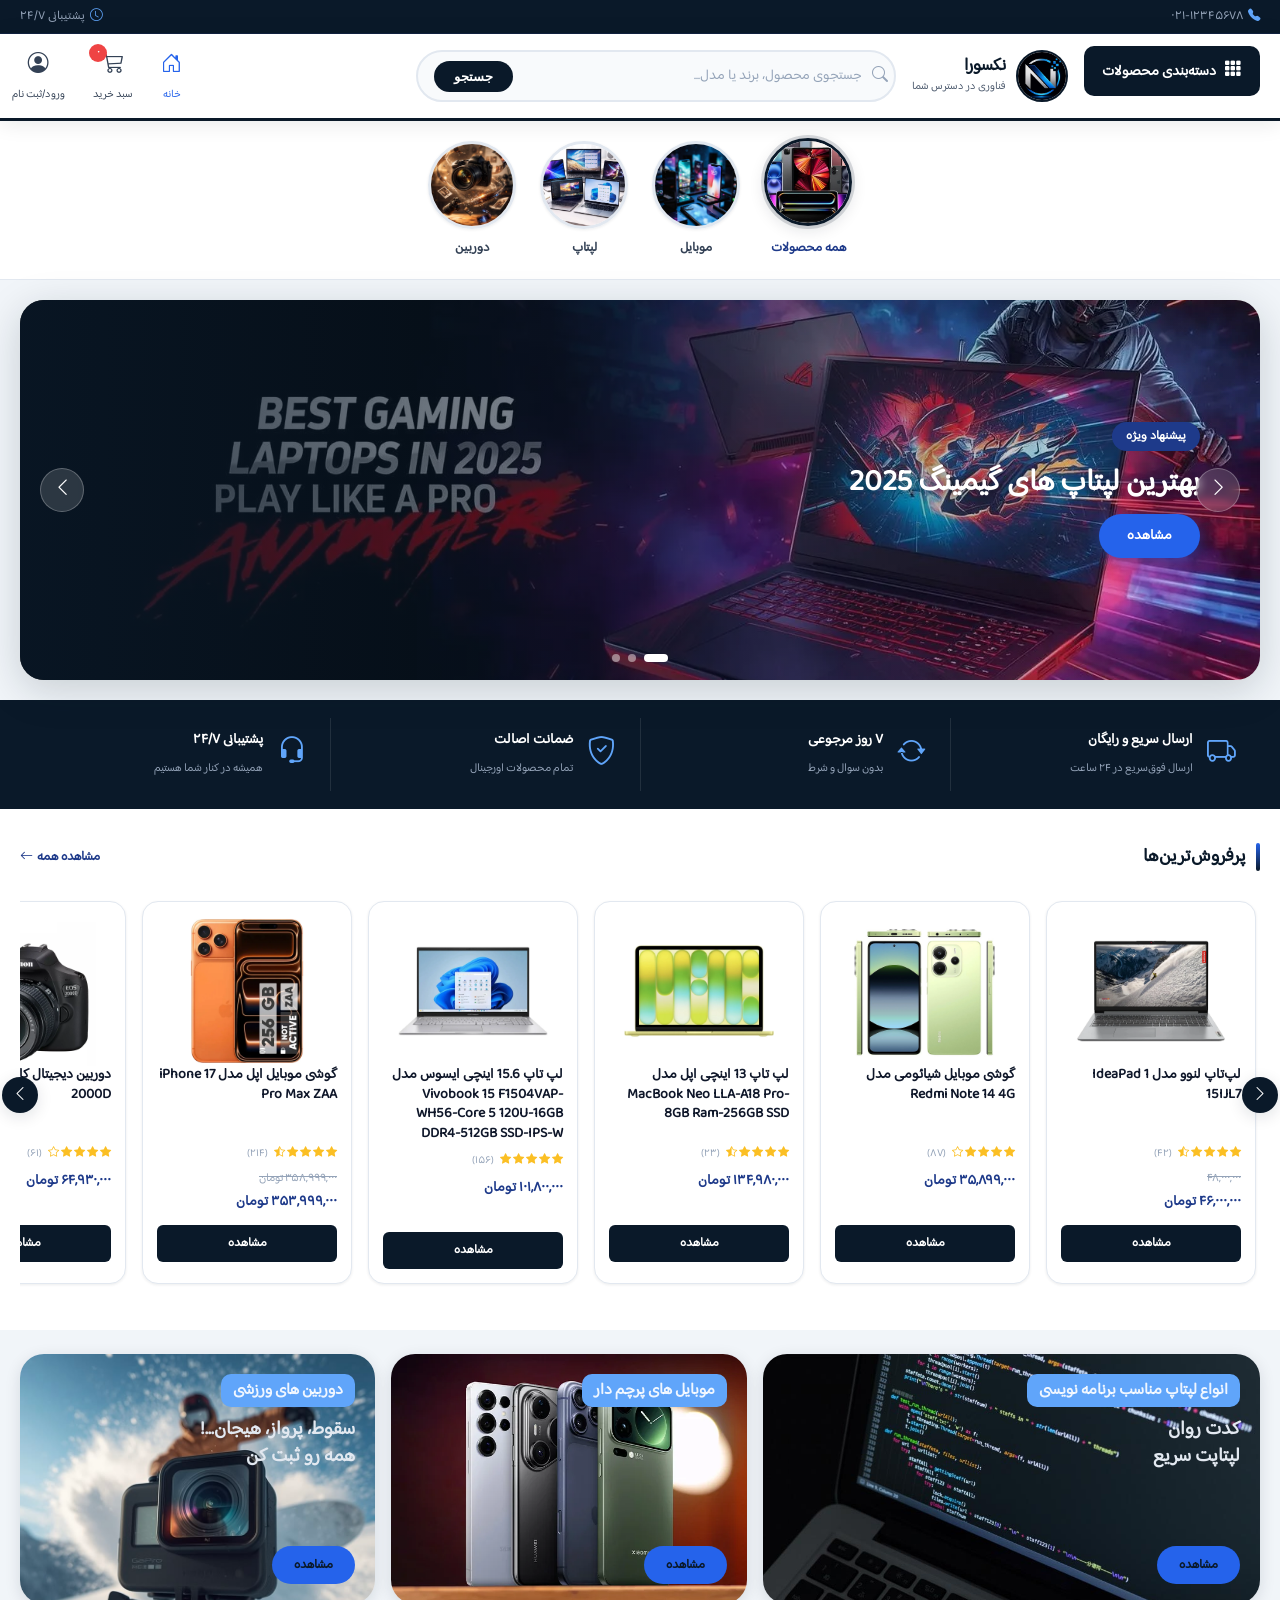
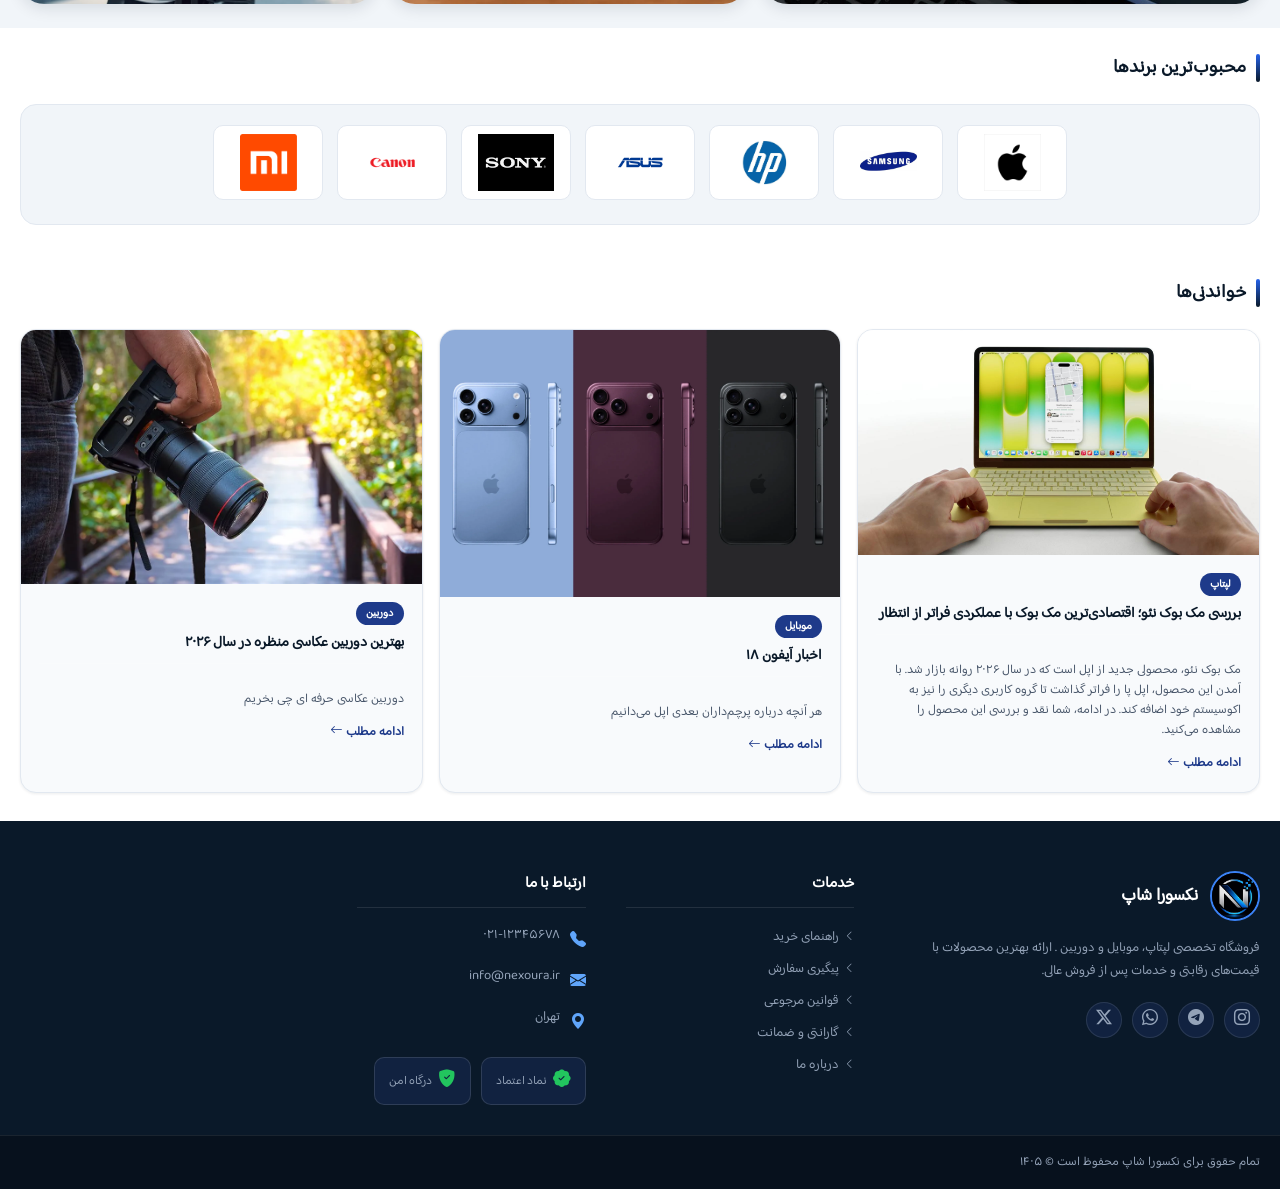
<file: index.html>
<!DOCTYPE html>
<html lang="fa" dir="rtl">

<head>
    <meta charset="UTF-8">
    <meta name="viewport" content="width=device-width, initial-scale=1.0">
    <title>نکسورا شاپ | فروشگاه لپتاپ، موبایل و دوربین</title>
    <link rel="stylesheet" href="https://cdn.jsdelivr.net/npm/bootstrap-icons@1.11.3/font/bootstrap-icons.min.css">
    <link rel="stylesheet" href="./style/style.css">
    <link rel="icon" href="./images/logomin.jpg">
</head>

<body>

    <!-- Top Bar -->
    <div class="top-bar">
        <div class="container top-bar-inner">
            <span><i class="bi bi-telephone-fill"></i> ۰۲۱-۱۲۳۴۵۶۷۸</span>
            <span><i class="bi bi-clock"></i> پشتیبانی ۲۴/۷</span>
        </div>
    </div>

    <!-- Header -->
    <header>
        <div class="container header-top">
            <nav>
                <ul>
                    <li class="nav-item-dropdown">
                        <div class="mega-menu-btn">
                            <i class="bi bi-grid-3x3-gap-fill"></i>
                            <span>دسته‌بندی محصولات</span>
                        </div>
                        <div class="mega-menu-container">
                            <div class="mega-col">
                                <h4>لپتاپ</h4>
                                <ul>
                                    <li><a href="#">بر اساس برند</a></li>
                                    <li><a href="#">بر اساس کاربرد</a></li>
                                    <li><a href="#">بر اساس قیمت</a></li>
                                    <li><a href="#">برترین لپتاپ ها</a></li>
                                </ul>
                            </div>

                            <div class="mega-col">
                                <h4>موبایل</h4>
                                <ul>
                                    <li><a href="#">بر اساس برند</a></li>
                                    <li><a href="#">بر اساس قیمت</a></li>
                                    <li><a href="#">گوشی های دکمه ای</a></li>
                                </ul>
                            </div>

                            <div class="mega-col">
                                <h4>دوربین</h4>
                                <ul>
                                    <li><a href="#">بر اساس برند</a></li>
                                    <li><a href="#">دوربین عکاسی</a></li>
                                    <li><a href="#">دوربین فیلمبرداری</a></li>
                                    <li><a href="#">لنز و تجهیزات</a></li>
                                </ul>
                            </div>

                        </div>
                    </li>
                </ul>
            </nav>

            <div class="logo-menu-wrapper">
                <div class="logo">
                    <img src="./images/logomin.jpg" alt="Nexoura Logo">
                    <div class="logo-text">
                        <span class="logo-name">نکسورا</span>
                        <span class="logo-slogan">فناوری در دسترس شما</span>
                    </div>
                </div>
            </div>

            <div class="search-box">
                <i class="bi bi-search"></i>
                <input type="text" placeholder="جستجوی محصول، برند یا مدل...">
                <button class="search-btn">جستجو</button>
            </div>

            <div class="header-icons">
                <a href="#" class="icon-item">
                    <i class="bi bi-house-door" style="color: var(--blue-mid);"></i>
                    <span style="color: var(--blue-mid);">خانه</span>
                </a>
                <a href="cart.html" class="icon-item cart-icon">
                    <i class="bi bi-cart3"></i>
                    <span>سبد خرید</span>
                    <span class="cart-badge">1</span>
                </a>
                <a href="./login-register.html" class="icon-item">
                    <i class="bi bi-person-circle"></i>
                    <span>ورود/ثبت نام</span>
                </a>
            </div>
        </div>
    </header>

    <!-- Main Content -->
    <main>

        <!-- Categories -->
        <section class="categories-section">
            <div class="container">
                <div class="categories">
                    <div class="cat-item active">
                        <div class="cat-circle">
                            <img src="./images/allProduct.jpg" alt="همه محصولات">
                        </div>
                        <span class="cat-name"><a href="#all-sellers">همه محصولات</a></span>
                    </div>
                    <div class="cat-item">
                        <div class="cat-circle">
                            <img src="./images/mobile.jpg" alt="موبایل">
                        </div>
                        <span class="cat-name">موبایل</span>
                    </div>
                    <div class="cat-item">
                        <div class="cat-circle">
                            <img src="./images/laptops.jpg" alt="لپتاپ">
                        </div>
                        <span class="cat-name">لپتاپ</span>
                    </div>
                    <div class="cat-item">
                        <div class="cat-circle">
                            <img src="./images/camera.jpg" alt="دوربین">
                        </div>
                        <span class="cat-name">دوربین</span>
                    </div>
                </div>
            </div>
        </section>

        <!-- Banner Slider -->
        <section class="banner-section">
            <div class="container">
                <div class="banner">
                    <button class="banner-arrow banner-arrow-right" onclick="slideBanner(-1)">
                        <i class="bi bi-chevron-right"></i>
                    </button>
                    <div class="banner-slides">
                        <div class="banner-slide active">
                            <img src="./images/bannerLaptop.jpg" alt="بنر اصلی">
                            <div class="banner-overlay">
                                <div class="banner-content">
                                    <span class="banner-tag">پیشنهاد ویژه</span>
                                    <h2>بهترین لپتاپ های گیمینگ 2025</h2>
                                    <a href="#" class="banner-cta">مشاهده</a>
                                </div>
                            </div>
                        </div>
                        <div class="banner-slide ">
                            <img src="./images/bannermobile.jpg" alt="موبایل">
                            <div class="banner-overlay">
                                <div class="banner-content">
                                    <span class="banner-tag">پیشنهاد ویژه</span>
                                    <h2>جدیدترین گوشی‌های هوشمند</h2>
                                    <p>تخفیف ویژه تا پایان ماه</p>
                                    <a href="#" class="banner-cta">مشاهده</a>
                                </div>
                            </div>
                        </div>
                        <div class="banner-slide ">
                            <img src="./images/bannerCamera.jpg" alt="دوربین">
                            <div class="banner-overlay">
                                <div class="banner-content">
                                    <span class="banner-tag">تجهیزات عکاسی</span>
                                    <h2>دوربین‌های حرفه‌ای برای همه</h2>
                                    <p>با بهترین قیمت و خدمات پس از فروش</p>
                                    <a href="#" class="banner-cta">مشاهده</a>
                                </div>
                            </div>
                        </div>
                    </div>
                    <button class="banner-arrow banner-arrow-left" onclick="slideBanner(1)">
                        <i class="bi bi-chevron-left"></i>
                    </button>
                    <div class="banner-dots">
                        <span class="dot active" onclick="goToSlide(0)"></span>
                        <span class="dot" onclick="goToSlide(1)"></span>
                        <span class="dot" onclick="goToSlide(2)"></span>
                    </div>
                </div>
            </div>
        </section>

        <!-- Features Strip -->
        <section class="features-strip">
            <div class="container">
                <div class="features-grid">
                    <div class="feature-item">
                        <i class="bi bi-truck"></i>
                        <div>
                            <strong>ارسال سریع و رایگان</strong>
                            <span>ارسال فوق‌سریع در ۲۴ ساعت</span>
                        </div>
                    </div>
                    <div class="feature-item">
                        <i class="bi bi-arrow-repeat"></i>
                        <div>
                            <strong>۷ روز مرجوعی</strong>
                            <span>بدون سوال و شرط</span>
                        </div>
                    </div>
                    <div class="feature-item">
                        <i class="bi bi-shield-check"></i>
                        <div>
                            <strong>ضمانت اصالت</strong>
                            <span>تمام محصولات اورجینال</span>
                        </div>
                    </div>
                    <div class="feature-item">
                        <i class="bi bi-headset"></i>
                        <div>
                            <strong>پشتیبانی ۲۴/۷</strong>
                            <span>همیشه در کنار شما هستیم</span>
                        </div>
                    </div>
                </div>
            </div>
        </section>

        <!-- Best Selling Section -->
        <section id="all-sellers" class="products-section">
            <div class="container">
                <div class="section-header">
                    <div class="section-title">
                        <span class="section-accent"></span>
                        <h3>پرفروش‌ترین‌ها</h3>
                    </div>
                    <a href="#" class="see-all">مشاهده همه <i class="bi bi-arrow-left"></i></a>
                </div>

                <div class="scroll-wrapper">
                    <button class="scroll-btn scroll-btn-right" id="scrollRight">
                        <i class="bi bi-chevron-right"></i>
                    </button>

                    <div class="scroll-container" id="productScroll">
                        <!-- Product Card 1 -->
                        <div class="product-card-mini">
                            <div class="product-img">
                                <img src="./images/lap1.jpg" alt="">
                            </div>
                            <div class="product-info">
                                <div class="product-name">لپ‌تاپ لنوو مدل IdeaPad 1 15IJL7 </div>
                                <div class="product-rating">
                                    <i class="bi bi-star-fill"></i>
                                    <i class="bi bi-star-fill"></i>
                                    <i class="bi bi-star-fill"></i>
                                    <i class="bi bi-star-fill"></i>
                                    <i class="bi bi-star-half"></i>
                                    <span>(۴۲)</span>
                                </div>
                                <div class="product-price">
                                    <span class="price-old">۴۸,۰۰۰,۰۰۰</span>
                                    <span class="price-current">۴۶,۰۰۰,۰۰۰ تومان</span>
                                </div>
                                <a href="product.html?id=1"><button class="add-to-cart">مشاهده</button></a>
                            </div>
                        </div>

                        <!-- Product Card 2 -->
                        <div class="product-card-mini">
                            <div class="product-img">
                                <img src="./images/mob1.jpg" alt="">
                            </div>
                            <div class="product-info">
                                <div class="product-name">گوشی موبایل شیائومی مدل Redmi Note 14 4G</div>
                                <div class="product-rating">
                                    <i class="bi bi-star-fill"></i>
                                    <i class="bi bi-star-fill"></i>
                                    <i class="bi bi-star-fill"></i>
                                    <i class="bi bi-star-fill"></i>
                                    <i class="bi bi-star"></i>
                                    <span>(۸۷)</span>
                                </div>
                                <div class="product-price">
                                    <span class="price-current">۳۵,۸۹۹,۰۰۰ تومان</span>
                                </div>
                                <a href="product.html?id=2"><button class="add-to-cart">مشاهده</button></a>
                            </div>
                        </div>

                        <!-- Product Card 3 -->
                        <div class="product-card-mini">
                            <div class="product-img">
                                <img src="./images/lap2.jpg" alt="">
                            </div>
                            <div class="product-info">
                                <div class="product-name">لپ تاپ 13 اینچی اپل مدل MacBook Neo LLA-A18 Pro-8GB Ram-256GB
                                    SSD
                                </div>
                                <div class="product-rating">
                                    <i class="bi bi-star-fill"></i>
                                    <i class="bi bi-star-fill"></i>
                                    <i class="bi bi-star-fill"></i>
                                    <i class="bi bi-star-fill"></i>
                                    <i class="bi bi-star-half"></i>
                                    <span>(۲۳)</span>
                                </div>
                                <div class="product-price">
                                    <span class="price-current">۱۳۴,۹۸۰,۰۰۰ تومان</span>
                                </div>
                                <a href="product.html?id=3"><button class="add-to-cart">مشاهده</button></a>
                            </div>
                        </div>

                        <!-- Product Card 4 -->
                        <div class="product-card-mini">
                            <div class="product-img">
                                <img src="./images/lap3.jpg" alt="">
                            </div>
                            <div class="product-info">
                                <div class="product-name">لپ تاپ 15.6 اینچی ایسوس مدل Vivobook 15 F1504VAP-WH56-Core 5
                                    120U-16GB DDR4-512GB SSD-IPS-W
                                </div>
                                <div class="product-rating">
                                    <i class="bi bi-star-fill"></i>
                                    <i class="bi bi-star-fill"></i>
                                    <i class="bi bi-star-fill"></i>
                                    <i class="bi bi-star-fill"></i>
                                    <i class="bi bi-star-fill"></i>
                                    <span>(۱۵۶)</span>
                                </div>
                                <div class="product-price">
                                    <span class="price-current">۱۰۱,۸۰۰,۰۰۰ تومان</span>
                                </div>
                                <a href="product.html?id=4"><button class="add-to-cart">مشاهده</button></a>
                            </div>
                        </div>

                        <!-- Product Card 5 -->
                        <div class="product-card-mini">
                            <div class="product-img">
                                <img src="./images/mob2.jpg" alt="">
                            </div>
                            <div class="product-info">
                                <div class="product-name">گوشی موبایل اپل مدل iPhone 17 Pro Max ZAA</div>
                                <div class="product-rating">
                                    <i class="bi bi-star-fill"></i>
                                    <i class="bi bi-star-fill"></i>
                                    <i class="bi bi-star-fill"></i>
                                    <i class="bi bi-star-fill"></i>
                                    <i class="bi bi-star-half"></i>
                                    <span>(۲۱۴)</span>
                                </div>
                                <div class="product-price">
                                    <span class="price-old">۳۵۸,۹۹۹,۰۰۰ تومان</span>
                                    <span class="price-current">۳۵۳,۹۹۹,۰۰۰ تومان</span>
                                </div>
                                <a href="product.html?id=5"><button class="add-to-cart">مشاهده</button></a>
                            </div>
                        </div>

                        <!-- Product Card 6 -->
                        <div class="product-card-mini">
                            <div class="product-img">
                                <img src="./images/cam1.jpg" alt="">
                            </div>
                            <div class="product-info">
                                <div class="product-name">دوربین دیجیتال کانن مدل EOS 2000D </div>
                                <div class="product-rating">
                                    <i class="bi bi-star-fill"></i>
                                    <i class="bi bi-star-fill"></i>
                                    <i class="bi bi-star-fill"></i>
                                    <i class="bi bi-star-fill"></i>
                                    <i class="bi bi-star"></i>
                                    <span>(۶۱)</span>
                                </div>
                                <div class="product-price">
                                    <span class="price-current">۶۴,۹۳۰,۰۰۰ تومان</span>
                                </div>
                                <a href="product.html?id=6"><button class="add-to-cart">مشاهده</button></a>
                            </div>
                        </div>
                    </div>

                    <button class="scroll-btn scroll-btn-left" id="scrollLeft">
                        <i class="bi bi-chevron-left"></i>
                    </button>
                </div>
            </div>
        </section>

        <!-- Promo Blocks -->
        <section class="promo-section">
            <div class="container">
                <div class="promo-grid">
                    <div class="promo-card">
                        <div class="promo-card-img">
                            <img src="./images/programming.jpg" alt="">
                        </div>
                        <div class="promo-card-content">
                            <span class="promo-tag">انواع لپتاپ مناسب برنامه نویسی</span>
                            <h3>کدت روان<br>لپتاپت سریع</h3>
                        </div>
                        <a href="#" class="promo-btn">مشاهده</a>
                    </div>

                    <div class="promo-card">
                        <div class="promo-card-img">
                            <img src="./images/parmobile.jpg" alt="">
                        </div>
                        <div class="promo-card-content">
                            <span class="promo-tag">موبایل های پرچم دار</span>
                        </div>
                        <a href="#" class="promo-btn">مشاهده</a>
                    </div>

                    <div class="promo-card">
                        <div class="promo-card-img">
                            <img src="./images/actioncamera.jpeg" alt="">
                        </div>
                        <div class="promo-card-content">
                            <span class="promo-tag">دوربین های ورزشی</span>
                            <h3>سقوط، پرواز، هیجان...!<br>همه رو ثبت کن</h3>
                        </div>
                        <a href="#" class="promo-btn">مشاهده</a>
                    </div>
                </div>
            </div>
        </section>

        <!-- Brands -->
        <section class="brands-section">
            <div class="container">
                <div class="section-header">
                    <div class="section-title">
                        <span class="section-accent"></span>
                        <h3>محبوب‌ترین برندها</h3>
                    </div>
                </div>
                <div class="brands-container">
                    <div class="brand-scroll">
                        <div class="brand-item"><img src="./images/brand1.jpg" alt="برند ۱"></div>
                        <div class="brand-item"><img src="./images/brand2.jpg" alt="برند ۲"></div>
                        <div class="brand-item"><img src="./images/brand3.jpg" alt="برند ۳"></div>
                        <div class="brand-item"><img src="./images/brand4.jpg" alt="برند ۴"></div>
                        <div class="brand-item"><img src="./images/brand5.jpg" alt="برند ۵"></div>
                        <div class="brand-item"><img src="./images/brand6.jpg" alt="برند ۶"></div>
                        <div class="brand-item"><img src="./images/brand7.jpg" alt="برند ۷"></div>
                    </div>
                </div>
            </div>
        </section>

        <!-- Blog  -->
        <section class="blog-section">
            <div class="container">
                <div class="section-header">
                    <div class="section-title">
                        <span class="section-accent"></span>
                        <h3>خواندنی‌ها</h3>
                    </div>
                </div>
                <div class="blog-grid">
                    <div class="blog-card">
                        <div class="blog-img"> <img src="./images/blog.jpg" alt=""></div>
                        <div class="blog-content">
                            <span class="blog-tag">لپتاپ</span>
                            <h4>بررسی مک بوک نئو؛ اقتصادی‌ترین مک بوک با عملکردی فراتر از انتظار</h4>
                            <p>مک بوک نئو، محصولی جدید از اپل است که در سال ۲۰۲۶ روانه بازار شد. با آمدن این محصول، اپل
                                پا را فراتر گذاشت تا گروه کاربری دیگری را نیز به اکوسیستم خود اضافه کند. در ادامه، شما
                                نقد و بررسی این محصول را مشاهده می‌کنید.</p>
                            <a href="#" class="blog-read">ادامه مطلب <i class="bi bi-arrow-left"></i></a>
                        </div>
                    </div>
                    <div class="blog-card">
                        <div class="blog-img"><img src="./images/blogmobile.jpg" alt=""></div>
                        <div class="blog-content">
                            <span class="blog-tag">موبایل</span>
                            <h4>اخبار آیفون ۱۸</h4>
                            <p>هر آنچه درباره پرچم‌داران بعدی اپل می‌دانیم</p>
                            <a href="#" class="blog-read">ادامه مطلب <i class="bi bi-arrow-left"></i></a>
                        </div>
                    </div>
                    <div class="blog-card">
                        <div class="blog-img"><img src="./images/blogcamera.jpg" alt=""></div>
                        <div class="blog-content">
                            <span class="blog-tag">دوربین</span>
                            <h4>بهترین دوربین عکاسی منظره در سال ۲۰۲۶</h4>
                            <p>دوربین عکاسی حرفه ای چی بخریم</p>
                            <a href="#" class="blog-read">ادامه مطلب <i class="bi bi-arrow-left"></i></a>
                        </div>
                    </div>
                </div>
            </div>
        </section>

    </main>

    <!-- Footer -->
    <footer>
        <div class="footer-top">
            <div class="container">
                <div class="footer-grid">
                    <div class="footer-brand">
                        <div class="footer-logo">
                            <img src="./images/logomin.jpg" alt="Nexoura Logo">
                            <span>نکسورا شاپ</span>
                        </div>
                        <p>فروشگاه تخصصی لپتاپ، موبایل و دوربین . ارائه بهترین محصولات با قیمت‌های
                            رقابتی و خدمات پس از فروش عالی.</p>
                        <div class="footer-social">
                            <a href="#"><i class="bi bi-instagram"></i></a>
                            <a href="#"><i class="bi bi-telegram"></i></a>
                            <a href="#"><i class="bi bi-whatsapp"></i></a>
                            <a href="#"><i class="bi bi-twitter-x"></i></a>
                        </div>
                    </div>

                    <div class="footer-links">
                        <h4>خدمات</h4>
                        <ul>
                            <li><a href="#"><i class="bi bi-chevron-left"></i> راهنمای خرید</a></li>
                            <li><a href="#"><i class="bi bi-chevron-left"></i> پیگیری سفارش</a></li>
                            <li><a href="#"><i class="bi bi-chevron-left"></i> قوانین مرجوعی</a></li>
                            <li><a href="#"><i class="bi bi-chevron-left"></i> گارانتی و ضمانت</a></li>
                            <li><a href="#"><i class="bi bi-chevron-left"></i> درباره ما</a></li>
                        </ul>
                    </div>

                    <div class="footer-contact">
                        <h4>ارتباط با ما</h4>
                        <div class="contact-item">
                            <i class="bi bi-telephone-fill"></i>
                            <span>۰۲۱-۱۲۳۴۵۶۷۸</span>
                        </div>
                        <div class="contact-item">
                            <i class="bi bi-envelope-fill"></i>
                            <span>info@nexoura.ir</span>
                        </div>
                        <div class="contact-item">
                            <i class="bi bi-geo-alt-fill"></i>
                            <span>تهران</span>
                        </div>
                        <div class="footer-trust">
                            <div class="trust-badge"><i class="bi bi-patch-check-fill"></i><span>نماد اعتماد</span>
                            </div>
                            <div class="trust-badge"><i class="bi bi-shield-fill-check"></i><span>درگاه امن</span></div>
                        </div>
                    </div>
                </div>
            </div>
        </div>
        <div class="footer-bottom">
            <div class="container">
                <p>تمام حقوق برای نکسورا شاپ محفوظ است &copy; ۱۴۰۵</p>
            </div>
        </div>
    </footer>

    <script src="./scripts/index.js"></script>
    <script src="scripts/general.js"></script>


</body>

</html>
</file>
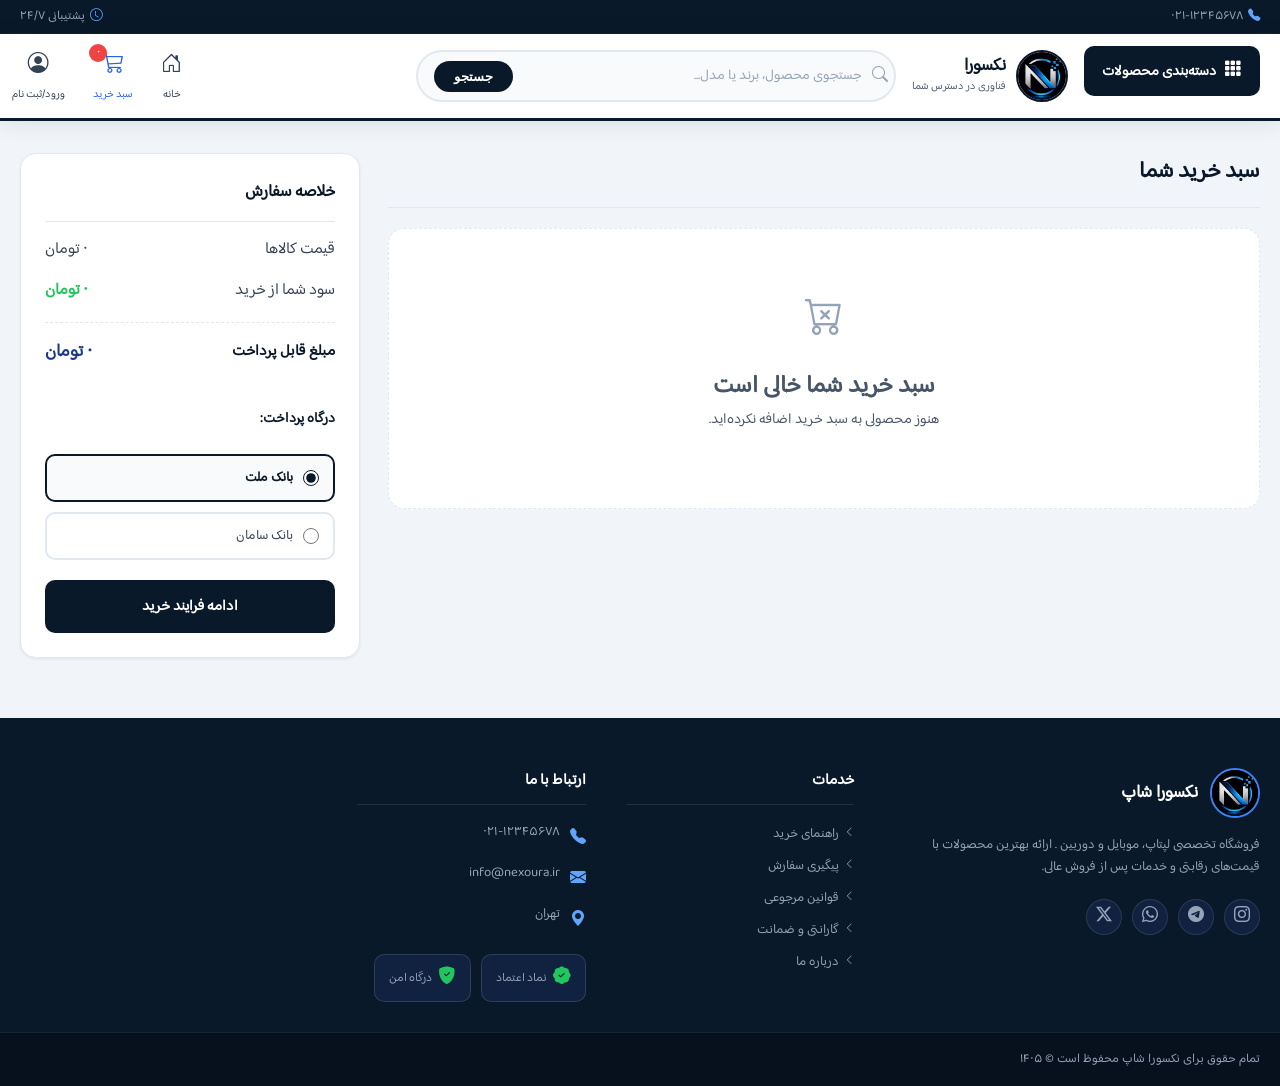
<file: cart.html>
<!DOCTYPE html>
<html lang="fa" dir="rtl">

<head>
    <meta charset="UTF-8">
    <meta name="viewport" content="width=device-width, initial-scale=1.0">
    <title>نکسورا شاپ | فروشگاه لپتاپ، موبایل و دوربین</title>
    <link rel="stylesheet" href="https://cdn.jsdelivr.net/npm/bootstrap-icons@1.11.3/font/bootstrap-icons.min.css">
    <link rel="stylesheet" href="./style/style.css">
    <link rel="stylesheet" href="./style/cart.css">
    <link rel="icon" href="./images/logomin.jpg">
</head>

<body>

    <!-- Top Bar -->
    <div class="top-bar">
        <div class="container top-bar-inner">
            <span><i class="bi bi-telephone-fill"></i> ۰۲۱-۱۲۳۴۵۶۷۸</span>
            <span><i class="bi bi-clock"></i> پشتیبانی ۲۴/۷</span>
        </div>
    </div>

    <!-- Header -->
    <header>
        <div class="container header-top">
            <nav>
                <ul>
                    <li class="nav-item-dropdown">
                        <div class="mega-menu-btn">
                            <i class="bi bi-grid-3x3-gap-fill"></i>
                            <span>دسته‌بندی محصولات</span>
                        </div>
                        <div class="mega-menu-container">
                            <div class="mega-col">
                                <h4>لپتاپ</h4>
                                <ul>
                                    <li><a href="#">بر اساس برند</a></li>
                                    <li><a href="#">بر اساس کاربرد</a></li>
                                    <li><a href="#">بر اساس قیمت</a></li>
                                    <li><a href="#">برترین لپتاپ ها</a></li>
                                </ul>
                            </div>

                            <div class="mega-col">
                                <h4>موبایل</h4>
                                <ul>
                                    <li><a href="#">بر اساس برند</a></li>
                                    <li><a href="#">بر اساس قیمت</a></li>
                                    <li><a href="#">گوشی های دکمه ای</a></li>
                                </ul>
                            </div>

                            <div class="mega-col">
                                <h4>دوربین</h4>
                                <ul>
                                    <li><a href="#">بر اساس برند</a></li>
                                    <li><a href="#">دوربین عکاسی</a></li>
                                    <li><a href="#">دوربین فیلمبرداری</a></li>
                                    <li><a href="#">لنز و تجهیزات</a></li>
                                </ul>
                            </div>

                        </div>
                    </li>
                </ul>
            </nav>
            <div class="logo-menu-wrapper">
                <div class="logo">
                    <img src="./images/logomin.jpg" alt="Nexoura Logo">
                    <div class="logo-text">
                        <span class="logo-name">نکسورا</span>
                        <span class="logo-slogan">فناوری در دسترس شما</span>
                    </div>
                </div>
            </div>

            <div class="search-box">
                <i class="bi bi-search"></i>
                <input type="text" placeholder="جستجوی محصول، برند یا مدل...">
                <button class="search-btn">جستجو</button>
            </div>

            <div class="header-icons">
                <a href="index.html" class="icon-item">
                    <i class="bi bi-house-door"></i>
                    <span>خانه</span>
                </a>
                <a href="" class="icon-item cart-icon">
                    <i class="bi bi-cart3" style="color: var(--blue-mid);"></i>
                    <span style="color: var(--blue-mid);">سبد خرید</span>
                    <span class="cart-badge">1</span>
                </a>
                <a href="./login-register.html" class="icon-item">
                    <i class="bi bi-person-circle"></i>
                    <span>ورود/ثبت نام</span>
                </a>
            </div>
        </div>
    </header>

    <!-- main content -->
    <main>
        <section class="cart-section">
            <div class="container">
                <h1>سبد خرید شما</h1>
                <div id="cart-items">
                </div>
            </div>
            <div class="cart-summary">
                <h3>خلاصه سفارش</h3>
                <div class="summary-row">
                    <span>قیمت کالاها</span>
                    <span id="total-price">۰ تومان</span>
                </div>
                <div class="summary-row">
                    <span>سود شما از خرید</span>
                    <span id="discount">۰ تومان</span>
                </div>
                <div class="summary-row final-price">
                    <span>مبلغ قابل پرداخت</span>
                    <span id="final-price">۰ تومان</span>
                </div>
                <div class="gateway">
                    <h4>درگاه پرداخت:</h4>
                    <label>
                        <input type="radio" name="pay-gateway" value="mellat" checked>
                        بانک ملت
                    </label>
                    <label>
                        <input type="radio" name="pay-gateway" value="saman">
                        بانک سامان
                    </label>
                </div>
                <button class="checkout-btn"> ادامه فرایند خرید</button>
            </div>
        </section>
    </main>

    <!-- Footer -->
    <footer>
        <div class="footer-top">
            <div class="container">
                <div class="footer-grid">
                    <div class="footer-brand">
                        <div class="footer-logo">
                            <img src="./images/logomin.jpg" alt="Nexoura Logo">
                            <span>نکسورا شاپ</span>
                        </div>
                        <p>فروشگاه تخصصی لپتاپ، موبایل و دوربین . ارائه بهترین محصولات با قیمت‌های
                            رقابتی و خدمات پس از فروش عالی.</p>
                        <div class="footer-social">
                            <a href="#"><i class="bi bi-instagram"></i></a>
                            <a href="#"><i class="bi bi-telegram"></i></a>
                            <a href="#"><i class="bi bi-whatsapp"></i></a>
                            <a href="#"><i class="bi bi-twitter-x"></i></a>
                        </div>
                    </div>

                    <div class="footer-links">
                        <h4>خدمات</h4>
                        <ul>
                            <li><a href="#"><i class="bi bi-chevron-left"></i> راهنمای خرید</a></li>
                            <li><a href="#"><i class="bi bi-chevron-left"></i> پیگیری سفارش</a></li>
                            <li><a href="#"><i class="bi bi-chevron-left"></i> قوانین مرجوعی</a></li>
                            <li><a href="#"><i class="bi bi-chevron-left"></i> گارانتی و ضمانت</a></li>
                            <li><a href="#"><i class="bi bi-chevron-left"></i> درباره ما</a></li>
                        </ul>
                    </div>

                    <div class="footer-contact">
                        <h4>ارتباط با ما</h4>
                        <div class="contact-item">
                            <i class="bi bi-telephone-fill"></i>
                            <span>۰۲۱-۱۲۳۴۵۶۷۸</span>
                        </div>
                        <div class="contact-item">
                            <i class="bi bi-envelope-fill"></i>
                            <span>info@nexoura.ir</span>
                        </div>
                        <div class="contact-item">
                            <i class="bi bi-geo-alt-fill"></i>
                            <span>تهران</span>
                        </div>
                        <div class="footer-trust">
                            <div class="trust-badge"><i class="bi bi-patch-check-fill"></i><span>نماد اعتماد</span>
                            </div>
                            <div class="trust-badge"><i class="bi bi-shield-fill-check"></i><span>درگاه امن</span></div>
                        </div>
                    </div>
                </div>
            </div>
        </div>
        <div class="footer-bottom">
            <div class="container">
                <p>تمام حقوق برای نکسورا شاپ محفوظ است &copy; ۱۴۰۵</p>
            </div>
        </div>
    </footer>

    <script src="./scripts/index.js"></script>
    <script src="scripts/cart.js"></script>
    <script src="scripts/general.js"></script>

</body>

</html>
</file>
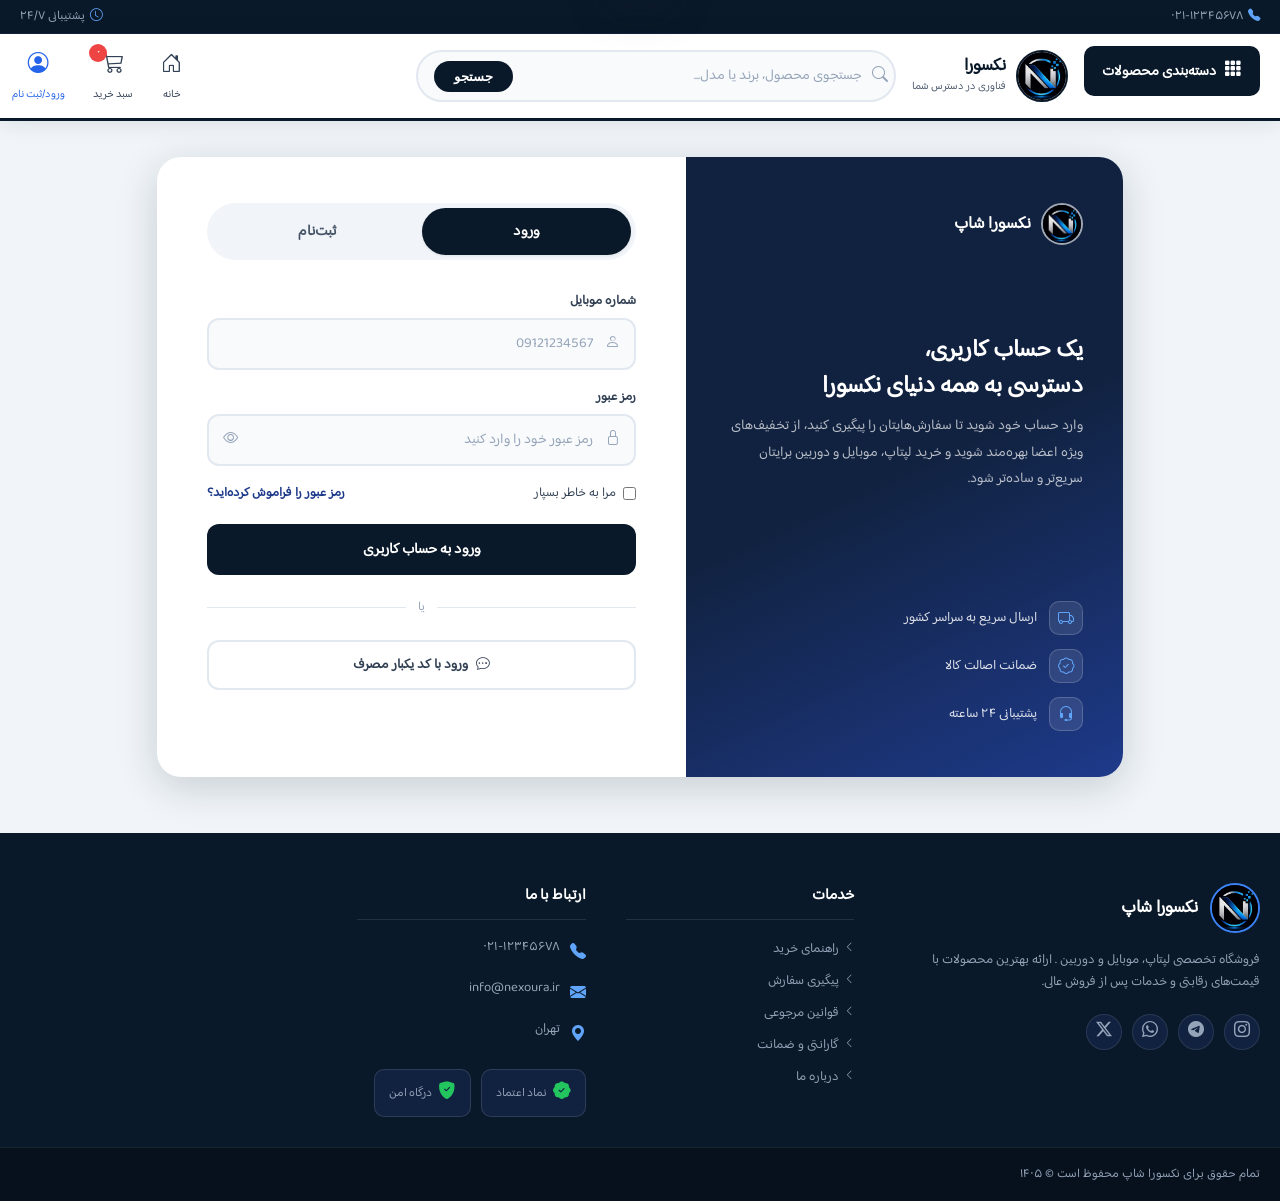
<file: login-register.html>
<!DOCTYPE html>
<html lang="fa" dir="rtl">

<head>
    <meta charset="UTF-8">
    <meta name="viewport" content="width=device-width, initial-scale=1.0">
    <title>ورود | ثبت‌نام — نکسورا شاپ</title>
    <link rel="stylesheet" href="https://cdn.jsdelivr.net/npm/bootstrap-icons@1.11.3/font/bootstrap-icons.min.css">
    <link rel="stylesheet" href="./style/style.css">
    <link rel="stylesheet" href="./style/login-register.css">
    <link rel="icon" href="./images/logomin.jpg">
</head>

<body>

    <!-- Top Bar -->
    <div class="top-bar">
        <div class="container top-bar-inner">
            <span><i class="bi bi-telephone-fill"></i> ۰۲۱-۱۲۳۴۵۶۷۸</span>
            <span><i class="bi bi-clock"></i> پشتیبانی ۲۴/۷</span>
        </div>
    </div>

    <!-- Header -->
    <header>
        <div class="container header-top">
            <nav>
                <ul>
                    <li class="nav-item-dropdown">
                        <div class="mega-menu-btn">
                            <i class="bi bi-grid-3x3-gap-fill"></i>
                            <span>دسته‌بندی محصولات</span>
                        </div>
                        <div class="mega-menu-container">
                            <div class="mega-col">
                                <h4>لپتاپ</h4>
                                <ul>
                                    <li><a href="#">بر اساس برند</a></li>
                                    <li><a href="#">بر اساس کاربرد</a></li>
                                    <li><a href="#">بر اساس قیمت</a></li>
                                    <li><a href="#">برترین لپتاپ ها</a></li>
                                </ul>
                            </div>
                            <div class="mega-col">
                                <h4>موبایل</h4>
                                <ul>
                                    <li><a href="#">بر اساس برند</a></li>
                                    <li><a href="#">بر اساس قیمت</a></li>
                                    <li><a href="#">گوشی های دکمه ای</a></li>
                                </ul>
                            </div>
                            <div class="mega-col">
                                <h4>دوربین</h4>
                                <ul>
                                    <li><a href="#">بر اساس برند</a></li>
                                    <li><a href="#">دوربین عکاسی</a></li>
                                    <li><a href="#">دوربین فیلمبرداری</a></li>
                                    <li><a href="#">لنز و تجهیزات</a></li>
                                </ul>
                            </div>
                        </div>
                    </li>
                </ul>
            </nav>

            <div class="logo-menu-wrapper">
                <a href="./index.html" class="logo">
                    <img src="./images/logomin.jpg" alt="Nexoura Logo">
                    <div class="logo-text">
                        <span class="logo-name">نکسورا</span>
                        <span class="logo-slogan">فناوری در دسترس شما</span>
                    </div>
                </a>
            </div>

            <div class="search-box">
                <i class="bi bi-search"></i>
                <input type="text" placeholder="جستجوی محصول، برند یا مدل...">
                <button class="search-btn">جستجو</button>
            </div>

            <div class="header-icons">
                <a href="./index.html" class="icon-item">
                    <i class="bi bi-house-door"></i>
                    <span>خانه</span>
                </a>

                <a href="cart.html" class="icon-item cart-icon">
                    <i class="bi bi-cart3"></i>
                    <span>سبد خرید</span>
                    <span class="cart-badge">۳</span>
                </a>
                <a href="./login-register.html" class="icon-item">
                    <i class="bi bi-person-circle" style="color: var(--blue-mid);"></i>
                    <span style="color: var(--blue-mid);">ورود/ثبت نام</span>
                </a>
            </div>
        </div>
    </header>

    <!-- Main Content -->
    <main>
        <section class="auth-section">
            <div class="container">
                <div class="auth-wrapper">

                    <!-- Brand Panel -->
                    <div class="auth-brand">
                        <div class="auth-brand-top">
                            <img src="./images/logomin.jpg" alt="Nexoura Logo">
                            <span>نکسورا شاپ</span>
                        </div>

                        <div class="auth-brand-text">
                            <h2>یک حساب کاربری،<br>دسترسی به همه‌ دنیای نکسورا</h2>
                            <p>وارد حساب خود شوید تا سفارش‌هایتان را پیگیری کنید، از تخفیف‌های ویژه اعضا بهره‌مند
                                شوید و خرید لپتاپ، موبایل و دوربین برایتان سریع‌تر و ساده‌تر شود.</p>
                        </div>

                        <div class="auth-perks">
                            <div class="auth-perk"><i class="bi bi-truck"></i><span>ارسال سریع به سراسر کشور</span>
                            </div>
                            <div class="auth-perk"><i class="bi bi-patch-check"></i><span>ضمانت اصالت کالا</span></div>
                            <div class="auth-perk"><i class="bi bi-headset"></i><span>پشتیبانی ۲۴ ساعته</span></div>
                        </div>
                    </div>

                    <!-- Form Panel -->
                    <div class="auth-form-panel">

                        <div class="auth-tabs">
                            <button type="button" class="auth-tab active" id="tab-login">ورود</button>
                            <button type="button" class="auth-tab" id="tab-signup"
                                aria-selected="false">ثبت‌نام</button>
                            <div class="auth-tab-indicator"></div>
                        </div>

                        <!-- LOGIN FORM -->
                        <form class="auth-form active" id="form-login" novalidate>
                            <div class="field-group">
                                <label class="field-label" for="login-phone">شماره موبایل</label>
                                <div class="field-box">
                                    <i class="bi bi-person"></i>
                                    <input type="tel" id="login-phone" placeholder="09121234567"
                                        autocomplete="username">
                                </div>
                                <span class="field-error">شماره موبایل یا ایمیل را به‌درستی وارد کنید.</span>
                            </div>

                            <div class="field-group">
                                <label class="field-label" for="login-password">رمز عبور</label>
                                <div class="field-box">
                                    <i class="bi bi-lock"></i>
                                    <input type="password" id="login-password" placeholder="رمز عبور خود را وارد کنید"
                                        autocomplete="current-password">
                                    <button type="button" class="field-toggle" aria-label="نمایش رمز عبور"><i
                                            class="bi bi-eye"></i></button>
                                </div>
                                <span class="field-error">رمز عبور باید حداقل 6 کاراکتر باشد.</span>
                            </div>

                            <div class="form-row-between">
                                <label class="check-line">
                                    <input type="checkbox">
                                    مرا به خاطر بسپار
                                </label>
                                <a href="#" class="forgot-link">رمز عبور را فراموش کرده‌اید؟</a>
                            </div>

                            <button type="submit" class="auth-submit">
                                ورود به حساب کاربری </i>
                            </button>

                            <div class="auth-divider">یا</div>

                            <button type="button" class="auth-otp-btn">
                                <i class="bi bi-chat-dots"></i> ورود با کد یکبار مصرف
                            </button>
                        </form>

                        <!-- SIGNUP FORM -->
                        <form class="auth-form" id="form-signup" novalidate>

                            <div class="field-group">
                                <label class="field-label" for="signup-name">نام و نام خانوادگی</label>
                                <div class="field-box">
                                    <i class="bi bi-person"></i>
                                    <input type="text" id="signup-name" autocomplete="name">
                                </div>
                                <span class="field-error">نام و نام خانوادگی را وارد کنید.</span>
                            </div>

                            <div class="field-cols">
                                <div class="field-group">
                                    <label class="field-label" for="signup-phone">شماره موبایل</label>
                                    <div class="field-box">
                                        <i class="bi bi-phone"></i>
                                        <input type="tel" id="signup-phone" placeholder="09121234567"
                                            autocomplete="tel">
                                    </div>
                                    <span class="field-error">شماره موبایل معتبر نیست.</span>
                                </div>

                                <div class="field-group">
                                    <label class="field-label" for="signup-email">ایمیل <span
                                            class="field-hint">(اختیاری)</span></label>
                                    <div class="field-box">
                                        <i class="bi bi-envelope"></i>
                                        <input type="email" id="signup-email" placeholder="email@example.com"
                                            autocomplete="email">
                                    </div>
                                    <span class="field-error">ایمیل معتبر نیست.</span>
                                </div>
                            </div>

                            <div class="field-group">
                                <label class="field-label" for="signup-password">رمز عبور</label>
                                <div class="field-box">
                                    <i class="bi bi-lock"></i>
                                    <input type="password" id="signup-password"
                                        placeholder="حداقل ۶ کاراکتر و شامل حروف کوچک و بزرگ انگلیسی باشد"
                                        autocomplete="new-password">
                                    <button type="button" class="field-toggle" aria-label="نمایش رمز عبور"><i
                                            class="bi bi-eye"></i></button>
                                </div>
                                <span class="field-error">رمز عبور باید حداقل ۶ کاراکتر باشد.</span>
                            </div>

                            <div class="field-group">
                                <label class="field-label" for="signup-confirm">تکرار رمز عبور</label>
                                <div class="field-box">
                                    <i class="bi bi-lock-fill"></i>
                                    <input type="password" id="signup-confirm"
                                        placeholder="رمز عبور را دوباره وارد کنید" autocomplete="new-password">
                                    <button type="button" class="field-toggle" aria-label="نمایش رمز عبور"><i
                                            class="bi bi-eye"></i></button>
                                </div>
                                <span class="field-error">رمزهای عبور با یکدیگر مطابقت ندارند.</span>
                            </div>

                            <button type="submit" class="auth-submit">
                                ایجاد حساب کاربری </i>
                            </button>

                        </form>

                    </div>
                </div>
            </div>
        </section>
    </main>

    <!-- Toast -->
    <div class="auth-toast" id="auth-toast">
        <i class="bi bi-check-circle-fill"></i>
        <span></span>
    </div>

    <!-- Footer -->
    <footer>
        <div class="footer-top">
            <div class="container">
                <div class="footer-grid">
                    <div class="footer-brand">
                        <div class="footer-logo">
                            <img src="./images/logomin.jpg" alt="Nexoura Logo">
                            <span>نکسورا شاپ</span>
                        </div>
                        <p>فروشگاه تخصصی لپتاپ، موبایل و دوربین . ارائه بهترین محصولات با قیمت‌های
                            رقابتی و خدمات پس از فروش عالی.</p>
                        <div class="footer-social">
                            <a href="#"><i class="bi bi-instagram"></i></a>
                            <a href="#"><i class="bi bi-telegram"></i></a>
                            <a href="#"><i class="bi bi-whatsapp"></i></a>
                            <a href="#"><i class="bi bi-twitter-x"></i></a>
                        </div>
                    </div>

                    <div class="footer-links">
                        <h4>خدمات</h4>
                        <ul>
                            <li><a href="#"><i class="bi bi-chevron-left"></i> راهنمای خرید</a></li>
                            <li><a href="#"><i class="bi bi-chevron-left"></i> پیگیری سفارش</a></li>
                            <li><a href="#"><i class="bi bi-chevron-left"></i> قوانین مرجوعی</a></li>
                            <li><a href="#"><i class="bi bi-chevron-left"></i> گارانتی و ضمانت</a></li>
                            <li><a href="#"><i class="bi bi-chevron-left"></i> درباره ما</a></li>
                        </ul>
                    </div>

                    <div class="footer-contact">
                        <h4>ارتباط با ما</h4>
                        <div class="contact-item">
                            <i class="bi bi-telephone-fill"></i>
                            <span>۰۲۱-۱۲۳۴۵۶۷۸</span>
                        </div>
                        <div class="contact-item">
                            <i class="bi bi-envelope-fill"></i>
                            <span>info@nexoura.ir</span>
                        </div>
                        <div class="contact-item">
                            <i class="bi bi-geo-alt-fill"></i>
                            <span>تهران</span>
                        </div>
                        <div class="footer-trust">
                            <div class="trust-badge"><i class="bi bi-patch-check-fill"></i><span>نماد اعتماد</span>
                            </div>
                            <div class="trust-badge"><i class="bi bi-shield-fill-check"></i><span>درگاه امن</span></div>
                        </div>
                    </div>
                </div>
            </div>
        </div>
        <div class="footer-bottom">
            <div class="container">
                <p>تمام حقوق برای نکسورا شاپ محفوظ است &copy; ۱۴۰۵</p>
            </div>
        </div>
    </footer>

    <script src="./scripts/login-register.js"></script>
    <script src="scripts/general.js"></script>

</body>

</html>
</file>
<file: style/style.css>
@font-face {
    font-family: "Baloo";
    src: url(../fonts/BalooBhaijaan2-Regular.ttf);
}

:root {
    --navy: #0a1929;
    --navy-mid: #112240;
    --navy-light: #1e3a5f;
    --blue: #1e3a8a;
    --blue-mid: #2563eb;
    --blue-light: #3b82f6;
    --blue-accent: #60a5fa;
    --white: #ffffff;
    --off-white: #f8fafc;
    --gray-100: #f1f5f9;
    --gray-200: #e2e8f0;
    --gray-400: #94a3b8;
    --gray-600: #475569;
    --text-dark: #0f172a;
    --text-mid: #334155;
    --red: #ef4444;
    --green: #22c55e;
    --shadow-sm: 0 1px 3px rgba(10, 25, 41, 0.08);
    --shadow-md: 0 4px 16px rgba(10, 25, 41, 0.12);
    --shadow-lg: 0 10px 40px rgba(10, 25, 41, 0.18);
    --radius-sm: 6px;
    --radius-md: 10px;
    --radius-lg: 16px;
    --radius-xl: 24px;
    --transition: 0.25s ease;
}

* {
    margin: 0;
    padding: 0;
    box-sizing: border-box;
    font-family: 'Baloo', sans-serif;
}

body {
    background-color: var(--gray-100);
    color: var(--text-dark);
    display: flex;
    flex-direction: column;
    min-height: 100vh;
    direction: rtl;
}

a {
    text-decoration: none;
    color: inherit;
}

ul {
    list-style: none;
}

img {
    max-width: 100%;
    display: block;
}

button {
    cursor: pointer;
    border: none;
    background: none;
}

.container {
    max-width: 1500px;
    margin: 0 auto;
    padding: 0 20px;
}

/* ===== TOP BAR ===== */
.top-bar {
    background: var(--navy);
    color: var(--gray-400);
    font-size: 0.78rem;
    padding: 6px 0;
    border-bottom: 1px solid var(--navy-mid);
}

.top-bar-inner {
    display: flex;
    justify-content: space-between;
    align-items: center;
    flex-wrap: wrap;
    gap: 8px;
}

.top-bar span {
    display: flex;
    align-items: center;
    gap: 5px;
}

.top-bar i {
    color: var(--blue-accent);
}

/* ===== HEADER ===== */
header {
    background: var(--white);
    box-shadow: 0 2px 20px rgba(10, 25, 41, 0.1);
    padding: 12px 0;
    position: sticky;
    top: 0;
    z-index: 900;
    border-bottom: 3px solid var(--navy);
}

.header-top {
    display: flex;
    align-items: center;
    gap: 16px;
    flex-wrap: wrap;
}

/* --- Logo --- */
.logo-menu-wrapper {
    display: flex;
    align-items: center;
    gap: 12px;
}

.logo {
    display: flex;
    align-items: center;
    gap: 10px;
    text-decoration: none;
}

.logo img {
    width: 52px;
    height: 52px;
    border-radius: 50%;
    border: 2px solid var(--navy);
    object-fit: cover;
}

.logo-text {
    display: flex;
    flex-direction: column;
}

.logo-name {
    font-size: 1.1rem;
    font-weight: 900;
    color: var(--navy);
    line-height: 1.2;
}

.logo-slogan {
    font-size: 0.68rem;
    color: var(--gray-600);
    font-weight: 300;
}

/* --- Navigation / Mega Menu --- */
.main-nav ul {
    display: flex;
}

.nav-item-dropdown {
    position: relative;
    cursor: pointer;
}

.mega-menu-btn {
    background: var(--navy);
    color: var(--white);
    padding: 10px 18px;
    border-radius: var(--radius-md);
    display: flex;
    align-items: center;
    gap: 8px;
    font-weight: 700;
    font-size: 0.9rem;
    transition: background var(--transition);
    white-space: nowrap;
}

.mega-menu-btn:hover {
    background: var(--blue);
}

.mega-menu-btn i {
    font-size: 1.1rem;
}

.arrow-icon {
    font-size: 0.75rem !important;
    transition: transform var(--transition);
}

.nav-item-dropdown:hover .arrow-icon {
    transform: rotate(180deg);
}

.mega-menu-container {
    display: none;
    position: absolute;
    top: calc(100% + 12px);
    right: 0;
    background: var(--white);
    width: 700px;
    box-shadow: var(--shadow-lg);
    border-radius: var(--radius-lg);
    padding: 24px;
    z-index: 999;
    border: 1px solid var(--gray-200);
    gap: 0;
}

.nav-item-dropdown:hover .mega-menu-container {
    display: flex;
    gap: 0;
}

.mega-col {
    flex: 1;
    padding: 0 16px;
    border-left: 1px solid var(--gray-200);
}

.mega-col h4 {
    font-size: 1rem;
    font-weight: 700;
    color: var(--navy);
    margin-bottom: 12px;
    padding-bottom: 8px;
    border-bottom: 2px solid var(--blue);
    display: block !important;
}

.mega-col:last-of-type {
    border-left: none;
}

.mega-col:first-of-type {
    padding-right: 0;
}

.mega-col-header {
    display: flex;
    align-items: center;
    gap: 8px;
    margin-bottom: 14px;
    padding-bottom: 10px;
    border-bottom: 2px solid var(--navy);
}

.mega-col-header i {
    color: var(--blue);
    font-size: 1.1rem;
}

.mega-col-header h4 {
    font-size: 0.95rem;
    color: var(--navy);
    font-weight: 700;
}

.mega-col ul li {
    margin-bottom: 9px;
}

.mega-col ul li a {
    color: var(--text-mid);
    font-size: 0.85rem;
    display: flex;
    align-items: center;
    gap: 5px;
    transition: all var(--transition);
    padding: 3px 0;
}

.mega-col ul li a i {
    font-size: 0.7rem;
    color: var(--blue-light);
}

.mega-col ul li a:hover {
    color: var(--blue);
    transform: translateX(-4px);
}


/* --- Search Box --- */
.search-box {
    flex-grow: 1;
    max-width: 480px;
    display: flex;
    align-items: center;
    border: 2px solid var(--gray-200);
    border-radius: 50px;
    padding: 6px 6px 6px 16px;
    background: var(--off-white);
    transition: border-color var(--transition), box-shadow var(--transition);
}

.search-box:focus-within {
    border-color: var(--blue);
    box-shadow: 0 0 0 3px rgba(37, 99, 235, 0.12);
}

.search-box i {
    color: var(--gray-400);
    font-size: 1rem;
}

.search-box input {
    border: none;
    background: transparent;
    width: 100%;
    padding: 6px 10px;
    outline: none;
    font-size: 0.88rem;
    color: var(--text-dark);
    direction: rtl;
}

.search-box input::placeholder {
    color: var(--gray-400);
}

.search-btn {
    background: var(--navy);
    color: var(--white);
    border: none;
    border-radius: 40px;
    padding: 8px 20px;
    font-size: 0.82rem;
    font-weight: 700;
    font-family: 'Vazirmatn', sans-serif;
    transition: background var(--transition);
    white-space: nowrap;
    flex-shrink: 0;
}

.search-btn:hover {
    background: var(--blue);
}

/* --- Header Icons --- */
.header-icons {
    display: flex;
    gap: 4px;
    position: absolute;
    left: 0;
}

.icon-item {
    display: flex;
    flex-direction: column;
    align-items: center;
    gap: 2px;
    font-size: 0.68rem;
    color: var(--text-mid);
    padding: 8px 12px;
    border-radius: var(--radius-md);
    cursor: pointer;
    transition: all var(--transition);
    position: relative;
}

.icon-item:hover {
    background: var(--gray-100);
    color: var(--blue);
}

.icon-item i {
    font-size: 1.3rem;
}

.cart-badge {
    position: absolute;
    top: 4px;
    left: 8px;
    background: var(--red);
    color: white;
    font-size: 0.6rem;
    font-weight: 700;
    width: 18px;
    height: 18px;
    border-radius: 50%;
    display: flex;
    align-items: center;
    justify-content: center;
}

.hamburger {
    display: none;
    font-size: 1.6rem;
    color: var(--navy);
    padding: 6px;
    cursor: pointer;
}

/* ===== CATEGORIES ===== */
.categories-section {
    background: var(--white);
    border-bottom: 1px solid var(--gray-200);
}

.categories {
    display: flex;
    justify-content: center;
    gap: 24px;
    padding: 20px 0;
    flex-wrap: wrap;
}

.cat-item {
    display: flex;
    flex-direction: column;
    align-items: center;
    gap: 8px;
    cursor: pointer;
}

.cat-circle {
    width: 88px;
    height: 88px;
    border-radius: 50%;
    overflow: hidden;
    border: 3px solid var(--gray-200);
    transition: all var(--transition);
    box-shadow: var(--shadow-sm);
    position: relative;
}

.cat-circle img {
    width: 100%;
    height: 100%;
    object-fit: cover;
    transition: transform var(--transition);
}

.cat-item:hover .cat-circle,
.cat-item.active .cat-circle {
    border-color: var(--navy);
    box-shadow: 0 0 0 3px rgba(10, 25, 41, 0.15), var(--shadow-md);
    transform: translateY(-3px);
}

.cat-item:hover .cat-circle img,
.cat-item.active .cat-circle img {
    transform: scale(1.08);
}

.cat-name {
    font-size: 0.82rem;
    font-weight: 700;
    color: var(--text-mid);
    transition: color var(--transition);
}

.cat-item:hover .cat-name,
.cat-item.active .cat-name {
    color: var(--blue);
}

.cat-name a {
    color: inherit;
}

/* ===== BANNER ===== */
.banner-section {
    padding: 20px 0;
}

.banner {
    position: relative;
    border-radius: var(--radius-xl);
    overflow: hidden;
    box-shadow: var(--shadow-lg);
    height: 380px;
    display: flex;
    align-items: center;
}

.banner-slides {
    position: absolute;
    inset: 0;
}

.banner-slide {
    position: absolute;
    inset: 0;
    opacity: 0;
    transition: opacity 0.6s ease;
}

.banner-slide.active {
    opacity: 1;
}

.banner-slide img {
    width: 100%;
    height: 100%;
    object-fit: cover;
    display: block;
}

.banner-overlay {
    position: absolute;
    inset: 0;
    background: linear-gradient(90deg, rgba(10, 25, 41, 0.85) 0%, rgba(10, 25, 41, 0.4) 60%, transparent 100%);
    display: flex;
    align-items: center;
}

.banner-content {
    padding: 40px 60px;
    color: var(--white);
    max-width: 500px;
}

.banner-tag {
    background: var(--blue);
    color: var(--white);
    padding: 4px 14px;
    border-radius: 20px;
    font-size: 0.78rem;
    font-weight: 700;
    display: inline-block;
    margin-bottom: 12px;
}

.banner-content h2 {
    font-size: 1.9rem;
    font-weight: 900;
    line-height: 1.35;
    margin-bottom: 10px;
    text-shadow: 0 2px 8px rgba(0, 0, 0, 0.3);
}

.banner-content p {
    font-size: 0.95rem;
    color: rgba(255, 255, 255, 0.8);
    margin-bottom: 20px;
}

.banner-cta {
    background: var(--blue-mid);
    color: var(--white);
    padding: 10px 28px;
    border-radius: 30px;
    font-weight: 700;
    font-size: 0.88rem;
    display: inline-block;
    transition: all var(--transition);
    box-shadow: 0 4px 14px rgba(37, 99, 235, 0.4);
}

.banner-cta:hover {
    background: var(--white);
    color: var(--navy);
    box-shadow: var(--shadow-md);
}

.banner-arrow {
    position: absolute;
    top: 50%;
    transform: translateY(-50%);
    background: rgba(255, 255, 255, 0.15);
    backdrop-filter: blur(4px);
    color: var(--white);
    width: 44px;
    height: 44px;
    border-radius: 50%;
    display: flex;
    align-items: center;
    justify-content: center;
    font-size: 1.2rem;
    z-index: 10;
    transition: all var(--transition);
    border: 1px solid rgba(255, 255, 255, 0.25);
}

.banner-arrow:hover {
    background: var(--blue);
    border-color: var(--blue);
}

.banner-arrow-right {
    right: 20px;
}

.banner-arrow-left {
    left: 20px;
}

.banner-dots {
    position: absolute;
    bottom: 18px;
    left: 50%;
    transform: translateX(-50%);
    display: flex;
    gap: 8px;
    z-index: 10;
}

.dot {
    width: 8px;
    height: 8px;
    background: rgba(255, 255, 255, 0.45);
    border-radius: 50%;
    cursor: pointer;
    transition: all var(--transition);
}

.dot.active {
    background: var(--white);
    width: 24px;
    border-radius: 4px;
}

/* ===== FEATURES STRIP ===== */
.features-strip {
    background: var(--navy);
    padding: 18px 0;
}

.features-grid {
    display: grid;
    grid-template-columns: repeat(4, 1fr);
    gap: 0;
}

.feature-item {
    display: flex;
    align-items: center;
    gap: 14px;
    padding: 10px 24px;
    border-left: 1px solid rgba(255, 255, 255, 0.1);
    color: var(--white);
}

.feature-item:last-child {
    border-left: none;
}

.feature-item i {
    font-size: 1.8rem;
    color: var(--blue-accent);
    flex-shrink: 0;
}

.feature-item strong {
    display: block;
    font-size: 0.88rem;
    font-weight: 700;
    margin-bottom: 2px;
}

.feature-item span {
    font-size: 0.72rem;
    color: var(--gray-400);
}

/* ===== SECTION HEADER ===== */
.section-header {
    display: flex;
    justify-content: space-between;
    align-items: center;
    margin-bottom: 20px;
}

.section-title {
    display: flex;
    align-items: center;
    gap: 10px;
}

.section-accent {
    width: 4px;
    height: 28px;
    background: linear-gradient(to bottom, var(--blue-mid), var(--navy));
    border-radius: 4px;
    display: block;
    flex-shrink: 0;
}

.section-title h3 {
    font-size: 1.15rem;
    font-weight: 900;
    color: var(--navy);
}

.see-all {
    font-size: 0.82rem;
    color: var(--blue);
    font-weight: 600;
    display: flex;
    align-items: center;
    gap: 4px;
    transition: gap var(--transition);
}

.see-all:hover {
    gap: 8px;
}

/* ===== PRODUCTS ===== */
.products-section {
    padding: 32px 0;
    background: var(--white);
    margin: 0;
}

.products-section .container {
    position: relative;
}

.scroll-wrapper {
    position: relative;
    display: flex;
    align-items: center;
}

.scroll-container {
    display: flex;
    gap: 16px;
    overflow-x: auto;
    padding: 8px 4px 14px 4px;
    scroll-behavior: smooth;
    scrollbar-width: thin;
    scrollbar-color: var(--navy) var(--gray-200);
}

.scroll-container::-webkit-scrollbar {
    height: 5px;
}

.scroll-container::-webkit-scrollbar-track {
    background: var(--gray-200);
    border-radius: 4px;
}

.scroll-container::-webkit-scrollbar-thumb {
    background: var(--navy);
    border-radius: 4px;
}

.scroll-btn {
    position: absolute;
    top: 50%;
    transform: translateY(-50%);
    background: var(--navy);
    color: var(--white);
    width: 36px;
    height: 36px;
    border-radius: 50%;
    display: flex;
    align-items: center;
    justify-content: center;
    font-size: 1rem;
    z-index: 10;
    box-shadow: var(--shadow-md);
    transition: background var(--transition);
    flex-shrink: 0;
}

.scroll-btn:hover {
    background: var(--blue);
}

.scroll-btn-right {
    right: -18px;
}

.scroll-btn-left {
    left: -18px;
}

.product-card-mini {
    width: 210px;
    background: var(--white);
    border: 1px solid var(--gray-200);
    border-radius: var(--radius-lg);
    padding: 14px;
    flex-shrink: 0;
    transition: all var(--transition);
    position: relative;
    box-shadow: var(--shadow-sm);
    display: flex;
    flex-direction: column;
}

.product-card-mini:hover {
    border-color: var(--navy);
    box-shadow: var(--shadow-md);
    transform: translateY(-4px);
}

.product-badge.new {
    background: var(--green);
}

.product-badge.sale {
    background: var(--red);
}

.product-img {
    width: 100%;
    height: 150px;
    display: flex;
    align-items: center;
    justify-content: center;
    overflow: hidden;
    border-radius: 8px;
}

.product-img img {
    width: 100%;
    height: 100%;
    object-fit: contain;
}

.product-info {
    display: flex;
    flex-direction: column;
    flex: 1;
    gap: 6px;
}

.product-name {
    font-size: 0.88rem;
    font-weight: 700;
    color: var(--text-dark);
    line-height: 1.4;
    min-height: 72px;
}

.product-rating {
    display: flex;
    align-items: center;
    gap: 2px;
    font-size: 0.7rem;
    color: #fbbf24;
}

.product-rating span {
    color: var(--gray-400);
    font-size: 0.68rem;
    margin-right: 4px;
}

.product-price {
    display: flex;
    flex-direction: column;
    gap: 2px;
    min-height: 50px;
}

.price-old {
    font-size: 0.72rem;
    color: var(--gray-400);
    text-decoration: line-through;
}

.price-current {
    font-size: 0.88rem;
    color: var(--blue);
    font-weight: 700;
}

.add-to-cart {
    background: var(--navy);
    color: var(--white);
    border: none;
    border-radius: var(--radius-sm);
    padding: 8px 0;
    font-size: 0.78rem;
    font-weight: 700;
    width: 100%;
    margin-top: auto;
    display: flex;
    align-items: center;
    justify-content: center;
    gap: 6px;
    transition: background var(--transition);
}

.add-to-cart:hover {
    background: var(--blue);
}

/* ===== PROMO BLOCKS ===== */
.promo-section {
    padding: 24px 0;
    background: var(--gray-100);
}

.promo-grid {
    display: grid;
    grid-template-columns: 1.4fr 1fr 1fr;
    gap: 16px;
    position: relative;
}

.promo-card {
    border-radius: var(--radius-xl);
    min-height: 250px;
    display: flex;
    align-items: center;
    justify-content: space-between;
    position: relative;
    overflow: hidden;
    transition: transform var(--transition), box-shadow var(--transition);
    box-shadow: var(--shadow-md);
}

.promo-card:hover {
    transform: translateY(-4px);
    box-shadow: var(--shadow-lg);
}

.promo-card-content {
    z-index: 2;
    position: absolute;
    right: 20px;
    top: 20px;
}

.promo-tag {
    background: var(--blue-accent);
    color: rgba(255, 255, 255, 0.9);
    padding: 3px 12px;
    border-radius: 10px;
    font-size: 1rem;
    font-weight: 600;
    display: inline-block;
    margin-bottom: 10px;
    backdrop-filter: blur(4px);
}

.promo-card h3 {
    font-size: 1.2rem;
    font-weight: 900;
    line-height: 1.4;
    margin-bottom: 16px;
    color: var(--gray-200);
}

.promo-btn {
    background: var(--blue-mid);
    color: var(--navy);
    padding: 8px 22px;
    border-radius: 30px;
    font-size: 0.8rem;
    font-weight: 700;
    display: inline-block;
    transition: all var(--transition);
    position: absolute;
    bottom: 20px;
    right: 20px;
}

.promo-btn:hover {
    background: #2a8681;
}

.promo-card-img {
    width: 100%;
    height: 100%;
    position: absolute;
    inset: 0;
}

.promo-card-img img {
    object-fit: cover;
    width: 100%;
    height: 100%;
    display: block;
}


/* ===== BRANDS ===== */
.brands-section {
    padding: 24px 0;
    background: var(--white);
}

.brands-container {
    background: var(--gray-100);
    border-radius: var(--radius-lg);
    padding: 20px;
    border: 1px solid var(--gray-200);
}

.brand-scroll {
    display: flex;
    gap: 14px;
    overflow-x: auto;
    padding-bottom: 4px;
    scrollbar-width: thin;
    scrollbar-color: var(--navy) var(--gray-200);
    justify-content: center;
}

.brand-scroll::-webkit-scrollbar {
    height: 4px;
}

.brand-scroll::-webkit-scrollbar-thumb {
    background: var(--navy);
    border-radius: 4px;
}

.brand-item {
    min-width: 110px;
    height: 75px;
    background: var(--white);
    border-radius: var(--radius-md);
    border: 1px solid var(--gray-200);
    display: flex;
    align-items: center;
    justify-content: center;
    padding: 8px;
    overflow: hidden;
    transition: all var(--transition);
    flex-shrink: 0;
}

.brand-item:hover {
    border-color: var(--blue-accent);
    box-shadow: var(--shadow-md);
}

.brand-item img {
    width: 100%;
    height: 100%;
    object-fit: contain;
}

/* ===== BLOG ===== */
.blog-section {
    padding: 28px 0;
    background: var(--white);
}

.blog-grid {
    display: grid;
    grid-template-columns: repeat(3, 1fr);
    gap: 16px;
}

.blog-card {
    background: var(--off-white);
    border-radius: var(--radius-lg);
    overflow: hidden;
    border: 1px solid var(--gray-200);
    transition: all var(--transition);
    box-shadow: var(--shadow-sm);
}

.blog-card:hover {
    border-color: var(--blue);
    box-shadow: var(--shadow-md);
    transform: translateY(-3px);
}


.blog-img img {
    width: 100%;
    height: 100%;
    object-fit: contain;
}

.blog-content {
    padding: 18px;
    display: flex;
    flex-direction: column;
    gap: 8px;
}

.blog-tag {
    background: var(--blue);
    color: var(--white);
    font-size: 0.68rem;
    font-weight: 700;
    padding: 2px 10px;
    border-radius: 20px;
    display: inline-block;
    width: fit-content;
}

.blog-content h4 {
    font-size: 0.9rem;
    font-weight: 700;
    color: var(--navy);
    line-height: 1.4;
}

.blog-content p {
    font-size: 0.78rem;
    color: var(--gray-600);
    line-height: 1.6;
}

.blog-read {
    font-size: 0.78rem;
    color: var(--blue);
    font-weight: 600;
    display: flex;
    align-items: center;
    gap: 4px;
    margin-top: 4px;
    transition: gap var(--transition);
}

.blog-read:hover {
    gap: 8px;
}

/* ===== FOOTER ===== */
footer {
    background: var(--navy);
    color: var(--white);
    margin-top: auto;
}

.footer-top {
    padding: 50px 0 30px;
}

.footer-grid {
    display: grid;
    grid-template-columns: 1.6fr 1fr 1fr 1.3fr;
    gap: 40px;
}

.footer-logo {
    display: flex;
    align-items: center;
    gap: 12px;
    margin-bottom: 16px;
}

.footer-logo img {
    width: 50px;
    height: 50px;
    border-radius: 50%;
    border: 2px solid var(--blue-light);
    object-fit: cover;
}

.footer-logo span {
    font-size: 1.1rem;
    font-weight: 900;
    color: var(--white);
}

.footer-brand p {
    font-size: 0.82rem;
    color: var(--gray-400);
    line-height: 1.7;
    margin-bottom: 20px;
}

.footer-social {
    display: flex;
    gap: 10px;
}

.footer-social a {
    width: 36px;
    height: 36px;
    background: var(--navy-mid);
    border-radius: 50%;
    display: flex;
    align-items: center;
    justify-content: center;
    color: var(--gray-400);
    font-size: 1rem;
    transition: all var(--transition);
    border: 1px solid rgba(255, 255, 255, 0.1);
}

.footer-social a:hover {
    background: var(--blue);
    color: var(--white);
    border-color: var(--blue);
}

h4,
.footer-contact h4 {
    font-size: 0.95rem;
    font-weight: 700;
    margin-bottom: 18px;
    color: var(--white);
    padding-bottom: 10px;
    border-bottom: 1px solid rgba(255, 255, 255, 0.1);
}

ul li {
    margin-bottom: 10px;
}

ul li a {
    font-size: 0.82rem;
    color: var(--gray-400);
    display: flex;
    align-items: center;
    gap: 5px;
    transition: all var(--transition);
}

ul li a i {
    font-size: 0.65rem;
}

ul li a:hover {
    color: var(--blue-accent);
    transform: translateX(-4px);
}

.contact-item {
    display: flex;
    align-items: flex-start;
    gap: 10px;
    margin-bottom: 12px;
}

.contact-item i {
    color: var(--blue-accent);
    font-size: 1rem;
    margin-top: 2px;
    flex-shrink: 0;
}

.contact-item span {
    font-size: 0.82rem;
    color: var(--gray-400);
    line-height: 1.5;
}

.footer-trust {
    display: flex;
    gap: 10px;
    margin-top: 20px;
}

.trust-badge {
    background: var(--navy-mid);
    border: 1px solid rgba(255, 255, 255, 0.12);
    border-radius: var(--radius-md);
    padding: 8px 14px;
    display: flex;
    align-items: center;
    gap: 6px;
    font-size: 0.75rem;
    color: var(--gray-400);
}

.trust-badge i {
    color: var(--green);
    font-size: 1.1rem;
}

.footer-bottom {
    background: rgba(0, 0, 0, 0.3);
    border-top: 1px solid rgba(255, 255, 255, 0.08);
    padding: 16px 0;
}

.footer-bottom .container {
    display: flex;
    justify-content: space-between;
    align-items: center;
    flex-wrap: wrap;
    gap: 10px;
}

.footer-bottom p {
    font-size: 0.78rem;
    color: var(--gray-400);
}

/* ===== RESPONSIVE ===== */
@media (max-width: 1100px) {
    .promo-grid {
        grid-template-columns: 1fr 1fr;
    }

    .promo-laptop {
        grid-column: span 2;
    }

    .footer-grid {
        grid-template-columns: 1fr 1fr;
        gap: 30px;
    }

    .features-grid {
        grid-template-columns: repeat(2, 1fr);
    }

    .feature-item:nth-child(2) {
        border-left: none;
    }

    .mega-menu-container {
        width: 500px;
    }
}

@media (max-width: 1064px) {

    .header-top {
        display: grid;
        grid-template-columns: auto 1fr auto;
        grid-template-areas:
            "menu logo icons"
            "search search search";
        align-items: center;
        gap: 12px;
    }

    nav {
        grid-area: menu;
    }

    .logo-menu-wrapper {
        grid-area: logo;
        justify-self: center;
    }

    .header-icons {
        grid-area: icons;
        position: static;
        margin: 0;
        display: flex;
        justify-self: end;
        gap: 8px;
    }

    .search-box {
        grid-area: search;
        width: 100%;
        max-width: 100%;
        min-width: 0;
    }

    .header-icons .icon-item span:not(.cart-badge) {
        display: none;
    }

    .icon-item {
        padding: 8px;
    }

    .mega-menu-btn {
        padding: 10px 12px;
    }

    .mega-menu-btn span {
        display: none;
    }

    .logo-slogan {
        display: none;
    }

    .logo img {
        height: 45px;
    }

    .mega-menu-container {
        width: 450px;
    }

}

@media (max-width: 768px) {
    .top-bar-inner {
        justify-content: center;
    }

    .top-bar span:not(:first-child) {
        display: none;
    }

    .header-top {
        flex-wrap: wrap;
        gap: 10px;
        align-items: center;

    }

    .main-nav {
        order: 3;
        width: 100%;
        margin-top: 6px;
        border-top: 1px solid var(--gray-200);
        padding-top: 10px;
    }

    .main-nav ul {
        flex-wrap: wrap;
        gap: 14px 20px;
        justify-content: flex-start;
    }

    .logo-menu-wrapper {
        order: 1;
        flex: 1;
    }

    .mega-menu-btn span {
        display: none;
    }

    .search-box {
        order: 4;
        max-width: 100%;
        width: 100%;
        flex-basis: 100%;
        margin-top: 4px;
    }

    .header-icons {
        order: 2;
        margin-right: auto;
        gap: 10px;
        top: 8px;
    }

    .hamburger {
        display: block;
        order: 0;
    }

    .mega-menu-container {
        width: 95vw;
        right: -10px;
        flex-direction: column;
    }

    .mega-col {
        border-left: none;
        border-bottom: 1px solid var(--gray-200);
        padding: 12px 0;
    }

    .mega-promo {
        width: 100%;
    }

    .features-grid {
        grid-template-columns: repeat(2, 1fr);
    }

    .feature-item {
        padding: 10px 16px;
    }

    .feature-item:nth-child(2) {
        border-left: none;
    }

    .categories {
        gap: 14px;
    }

    .cat-circle {
        width: 70px;
        height: 70px;
    }

    .banner {
        height: 220px;
    }

    .banner-content {
        padding: 20px;
    }

    .banner-content h2 {
        font-size: 1.1rem;
    }

    .banner-content p {
        display: none;
    }

    .offers-grid,
    .blog-grid {
        grid-template-columns: 1fr;
    }

    .footer-grid {
        grid-template-columns: 1fr;
        gap: 24px;
    }

    .scroll-btn {
        display: none;
    }
}

@media (max-width: 480px) {
    .features-grid {
        grid-template-columns: 1fr;
    }

    .feature-item {
        border-left: none;
        border-bottom: 1px solid rgba(255, 255, 255, 0.08);
    }

    .footer-bottom .container {
        flex-direction: column;
        text-align: center;
    }

    .mega-menu-btn span {
        display: none;
    }

    .header-icons {
        gap: 8px;
    }

    .header-icons .icon-item span:not(.cart-badge) {
        font-size: 0.6rem;
    }

    .header-icons .icon-item i {
        font-size: 1.4rem;
    }

    .logo-name {
        font-size: 1.1rem;
    }

    .logo img {
        height: 40px;
    }

    .logo-slogan {
        font-size: 0.6rem;
    }

    .search-btn {
        padding: 6px 12px;
        font-size: 0.7rem;
    }

    .search-box input {
        font-size: 0.8rem;
        padding: 8px 0;
    }

    .search-box i {
        font-size: 0.9rem;
        padding: 0 8px;
    }

    .main-nav ul {
        gap: 10px 14px;
    }

    .main-nav a {
        font-size: 0.8rem;
    }

    .hamburger {
        font-size: 1.6rem;
    }
}

@media (max-width:390px) {
    .logo-text {
        display: none;
    }
}
</file>
<file: style/cart.css>
.cart-section {
    display: flex;
    align-items: flex-start;
    gap: 28px;
    max-width: 1500px;
    margin: 0 auto;
    padding: 32px 20px 60px;
}


.cart-section .container {
    flex: 1;
    min-width: 0;
    max-width: none;
    margin: 0;
    padding: 0;
}

.cart-section h1 {
    font-size: 1.4rem;
    font-weight: 900;
    color: var(--navy);
    padding-bottom: 16px;
    margin-bottom: 20px;
    border-bottom: 1px solid var(--gray-200);
}

#cart-items {
    display: flex;
    flex-direction: column;
    gap: 14px;
}

.cart-item {
    display: flex;
    align-items: center;
    gap: 20px;
    background: var(--white);
    border: 1px solid var(--gray-200);
    border-radius: var(--radius-lg);
    padding: 18px;
}

.cart-item img {
    width: 120px;
    height: 120px;
    object-fit: contain;
    background: var(--off-white);
    border: 1px solid var(--gray-200);
    border-radius: 10px;
    padding: 6px;
    flex-shrink: 0;
}

.cart-info {
    flex: 1;
    display: flex;
    flex-direction: column;
    gap: 10px;
}

.cart-info h3 {
    margin: 0;
    font-size: .95rem;
    line-height: 1.8;
    color: var(--navy);
}

.cart-info p {
    margin: 0;
    color: var(--text-mid);
}

.cart-price {
    font-weight: 700;
    color: var(--navy);
    font-size: 1rem;
}


/* ----- Empty cart state ----- */
.cart-empty {
    text-align: center;
    padding: 60px 20px;
    color: var(--gray-600);
    background: var(--white);
    border: 1px dashed var(--gray-200);
    border-radius: var(--radius-lg);
}

.cart-empty i {
    font-size: 2.4rem;
    color: var(--gray-400);
    display: block;
    margin-bottom: 12px;
}

.cart-empty p {
    font-size: 0.9rem;
    margin-bottom: 16px;
}

.cart-empty a {
    display: inline-block;
    padding: 10px 24px;
    background: var(--navy);
    color: var(--white);
    border-radius: var(--radius-md);
    font-size: 0.85rem;
    font-weight: 700;
    transition: background var(--transition);
}

.cart-empty a:hover {
    background: var(--blue);
}

/* ----- cart summary ----- */
.cart-summary {
    width: 340px;
    flex-shrink: 0;
    position: sticky;
    top: 90px;
    display: flex;
    flex-direction: column;
    gap: 14px;
    background: var(--white);
    border: 1px solid var(--gray-200);
    border-radius: var(--radius-lg);
    padding: 24px;
    box-shadow: var(--shadow-sm);
}

.cart-summary h3 {
    font-size: 1.05rem;
    font-weight: 900;
    color: var(--navy);
    padding-bottom: 14px;
    border-bottom: 1px solid var(--gray-200);
}

.summary-row {
    display: flex;
    align-items: center;
    justify-content: space-between;
    font-size: 1rem;
    color: var(--text-mid);
}

.summary-row #discount {
    color: var(--green);
    font-weight: 700;
}

.summary-row.final-price {
    margin-top: 4px;
    padding-top: 14px;
    border-top: 1px dashed var(--gray-200);
    font-size: 0.95rem;
    font-weight: 900;
    color: var(--navy);
}

.summary-row.final-price #final-price {
    font-size: 1.1rem;
    color: var(--blue);
}

/* ----- Payment gateway ----- */
.gateway {
    display: flex;
    flex-direction: column;
    gap: 10px;
    padding-top: 6px;
    margin-top: 20px;
}

.gateway h4 {
    font-size: 0.88rem;
    font-weight: 700;
    color: var(--navy);
    margin-bottom: 2px;
}

.gateway label {
    display: flex;
    align-items: center;
    gap: 10px;
    padding: 10px 14px;
    font-size: 0.85rem;
    color: var(--text-mid);
    border: 2px solid var(--gray-200);
    border-radius: var(--radius-md);
    cursor: pointer;
    transition: all var(--transition);
}

.gateway label:hover {
    border-color: var(--blue-light);
}

.gateway label:has(input:checked) {
    border-color: var(--navy);
    background: var(--off-white);
    color: var(--navy);
    font-weight: 700;
}

.gateway input[type="radio"] {
    accent-color: var(--navy);
    width: 16px;
    height: 16px;
    cursor: pointer;
}

/* ----- Checkout button ----- */
.checkout-btn {
    width: 100%;
    padding: 14px 0;
    margin-top: 6px;
    background: var(--navy);
    color: var(--white);
    border: none;
    border-radius: var(--radius-md);
    font-size: 0.92rem;
    font-weight: 700;
    cursor: pointer;
    transition: background var(--transition);
}

.checkout-btn:hover {
    background: var(--blue);
}

/* ===== Responsive ===== */
@media (max-width: 1100px) {
    .cart-summary {
        width: 300px;
    }
}

@media (max-width: 900px) {
    .cart-section {
        flex-direction: column;
        padding: 24px 16px 48px;
    }

    .cart-summary {
        width: 100%;
        position: static;
    }
}

@media (max-width: 600px) {
    .cart-section h1 {
        font-size: 1.2rem;
    }

    .cart-item {
        flex-wrap: wrap;
        gap: 10px;
        padding: 12px;
    }

    .cart-item-img {
        width: 68px;
        height: 68px;
    }

    .cart-item-info {
        flex: 1 1 calc(100% - 84px);
    }

    .cart-item-qty {
        order: 3;
    }

    .cart-item-price {
        order: 4;
        margin-right: auto;
    }

    .cart-item-remove {
        order: 5;
    }

    .cart-summary {
        padding: 18px;
    }

}
</file>
<file: style/login-register.css>
.auth-section {
    padding: 36px 0 56px;
    display: flex;
    align-items: center;
    min-height: calc(100vh - 230px);
}

.auth-wrapper {
    display: grid;
    grid-template-columns: 0.95fr 1.15fr;
    background: var(--white);
    border-radius: var(--radius-xl);
    box-shadow: var(--shadow-lg);
    overflow: hidden;
    min-height: 620px;
}

/* ---------- BRAND PANEL ---------- */
.auth-brand {
    position: relative;
    background: linear-gradient(155deg, var(--navy-mid) 50%, var(--blue) 100%);
    color: var(--white);
    padding: 46px 40px;
    display: flex;
    flex-direction: column;
    justify-content: space-between;
    overflow: hidden;
}

.auth-brand-top {
    display: flex;
    align-items: center;
    gap: 10px;
    position: relative;
    z-index: 3;
}

.auth-brand-top img {
    width: 42px;
    height: 42px;
    border-radius: 50%;
    border: 2px solid rgba(255, 255, 255, 0.6);
    object-fit: cover;
}

.auth-brand-top span {
    font-size: 1.05rem;
    font-weight: 900;
    letter-spacing: 0.3px;
}

.auth-brand-text {
    position: relative;
    z-index: 3;
    margin-top: 6px;
}

.auth-brand-text h2 {
    font-size: 1.5rem;
    font-weight: 900;
    line-height: 1.5;
    margin-bottom: 8px;
}

.auth-brand-text p {
    font-size: 0.88rem;
    color: rgba(255, 255, 255, 0.7);
    line-height: 1.9;
    max-width: 380px;
}

.auth-perks {
    position: relative;
    z-index: 3;
    display: flex;
    flex-direction: column;
    gap: 14px;
    margin-top: 26px;
}

.auth-perk {
    display: flex;
    align-items: center;
    gap: 12px;
    font-size: 0.85rem;
    color: rgba(255, 255, 255, 0.85);
}

.auth-perk i {
    width: 34px;
    height: 34px;
    flex-shrink: 0;
    border-radius: 10px;
    background: rgba(255, 255, 255, 0.1);
    border: 1px solid rgba(255, 255, 255, 0.18);
    display: flex;
    align-items: center;
    justify-content: center;
    color: var(--blue-accent);
    font-size: 1rem;
}

/* ---------- FORM PANEL ---------- */
.auth-form-panel {
    padding: 46px 50px;
    display: flex;
    flex-direction: column;
}

.auth-tabs {
    position: relative;
    display: grid;
    grid-template-columns: 1fr 1fr;
    background: var(--gray-100);
    border-radius: 50px;
    padding: 5px;
    margin-bottom: 30px;
}

.auth-tab {
    position: relative;
    z-index: 2;
    background: none;
    border: none;
    padding: 11px 0;
    font-size: 0.92rem;
    font-weight: 700;
    color: var(--gray-600);
    border-radius: 50px;
    transition: color var(--transition);
}

.auth-tab.active {
    color: var(--white);
}

.auth-tab-indicator {
    position: absolute;
    top: 5px;
    bottom: 5px;
    width: calc(50% - 5px);
    right: 5px;
    background: var(--navy);
    border-radius: 50px;
    z-index: 1;
    box-shadow: var(--shadow-sm);
    transition: transform var(--transition);
}

.auth-tabs.signup-active .auth-tab-indicator {
    transform: translateX(calc(-100% - 0px));
}

.auth-form {
    display: none;
    flex-direction: column;
    gap: 16px;
    animation: fade-up 0.35s ease;
}

.auth-form.active {
    display: flex;
}

@keyframes fade-up {
    from {
        opacity: 0;
        transform: translateY(8px);
    }

    to {
        opacity: 1;
        transform: translateY(0);
    }
}

.field-group {
    display: flex;
    flex-direction: column;
    gap: 6px;
}

.field-label {
    font-size: 0.82rem;
    font-weight: 700;
    color: var(--text-mid);
}

.field-box {
    display: flex;
    align-items: center;
    gap: 8px;
    border: 2px solid var(--gray-200);
    border-radius: 12px;
    padding: 0 14px;
    background: var(--off-white);
    transition: border-color var(--transition), box-shadow var(--transition);
}

.field-box:focus-within {
    border-color: var(--blue);
    box-shadow: 0 0 0 3px rgba(37, 99, 235, 0.12);
    background: var(--white);
}

.field-box i {
    color: var(--gray-400);
    font-size: 0.95rem;
    flex-shrink: 0;
}

.field-box input {
    border: none;
    background: transparent;
    width: 100%;
    padding: 12px 4px;
    outline: none;
    font-size: 0.88rem;
    color: var(--text-dark);
    direction: rtl;
}

.field-box input::placeholder {
    color: var(--gray-400);
}

.field-toggle {
    background: none;
    border: none;
    color: var(--gray-400);
    cursor: pointer;
    font-size: 0.95rem;
    flex-shrink: 0;
    transition: color var(--transition);
}

.field-toggle:hover {
    color: var(--blue);
}

.field-hint {
    font-size: 0.74rem;
    color: var(--gray-400);
}

.field-error {
    font-size: 0.76rem;
    color: var(--red);
    display: none;
}

.field-group.invalid .field-box {
    border-color: var(--red);
}

.field-group.invalid .field-error {
    display: block;
}

.form-row-between {
    display: flex;
    align-items: center;
    justify-content: space-between;
    font-size: 0.8rem;
}

.check-line {
    display: flex;
    align-items: center;
    gap: 7px;
    color: var(--text-mid);
    cursor: pointer;
    user-select: none;
}


.forgot-link {
    color: var(--blue);
    font-weight: 700;
}

.forgot-link:hover {
    text-decoration: underline;
}

.auth-submit {
    background: var(--navy);
    color: var(--white);
    padding: 13px 0;
    border-radius: 12px;
    font-size: 0.92rem;
    font-weight: 700;
    margin-top: 4px;
    transition: background var(--transition), transform var(--transition);
    display: flex;
    align-items: center;
    justify-content: center;
    gap: 8px;
}

.auth-submit:hover {
    background: var(--blue);
}

.auth-submit:active {
    transform: scale(0.98);
}

.auth-divider {
    display: flex;
    align-items: center;
    gap: 12px;
    color: var(--gray-400);
    font-size: 0.78rem;
    margin: 6px 0;
}

.auth-divider::before,
.auth-divider::after {
    content: "";
    flex: 1;
    height: 1px;
    background: var(--gray-200);
}

.auth-otp-btn {
    border: 2px solid var(--gray-200);
    background: var(--white);
    color: var(--text-mid);
    padding: 11px 0;
    border-radius: 12px;
    font-size: 0.85rem;
    font-weight: 700;
    display: flex;
    align-items: center;
    justify-content: center;
    gap: 8px;
    transition: all var(--transition);
}

.auth-otp-btn:hover {
    border-color: var(--navy);
    color: var(--navy);
}

.auth-switch-text {
    text-align: center;
    font-size: 0.82rem;
    color: var(--gray-600);
    margin-top: 6px;
}

.auth-switch-text button {
    color: var(--blue);
    font-weight: 700;
    background: none;
}

.auth-switch-text button:hover {
    text-decoration: underline;
}

.field-cols {
    display: grid;
    grid-template-columns: 1fr 1fr;
    gap: 14px;
}

/* ---------- toast ---------- */
.auth-toast {
    position: fixed;
    top: 24px;
    left: 50%;
    transform: translateX(-50%) translateY(-140%);
    background: var(--navy);
    color: var(--white);
    padding: 13px 22px;
    border-radius: 12px;
    box-shadow: var(--shadow-lg);
    font-size: 0.85rem;
    font-weight: 700;
    display: flex;
    align-items: center;
    gap: 10px;
    z-index: 2000;
    transition: transform 0.35s ease;
}

.auth-toast.show {
    transform: translateX(-50%) translateY(0);
}

.auth-toast i {
    color: var(--green);
    font-size: 1.05rem;
}

/* ---------- responsive ---------- */
@media (max-width: 992px) {
    .auth-wrapper {
        grid-template-columns: 1fr;
        min-height: unset;
    }

    .auth-brand {
        padding: 34px 30px;
    }

    .auth-orbit {
        width: 200px;
        height: 200px;
        margin: 10px auto;
    }

    .auth-brand-text p {
        max-width: 100%;
    }

    .auth-perks {
        flex-direction: row;
        flex-wrap: wrap;
        gap: 12px 20px;
    }

    .auth-form-panel {
        padding: 34px 26px;
    }
}

@media (max-width: 560px) {
    .auth-section {
        padding: 20px 0 36px;
    }

    .auth-wrapper {
        border-radius: var(--radius-lg);
    }

    .field-cols {
        grid-template-columns: 1fr;
    }

    .auth-perk span {
        display: none;
    }

    .auth-perks {
        gap: 10px;
    }
}
</file>
